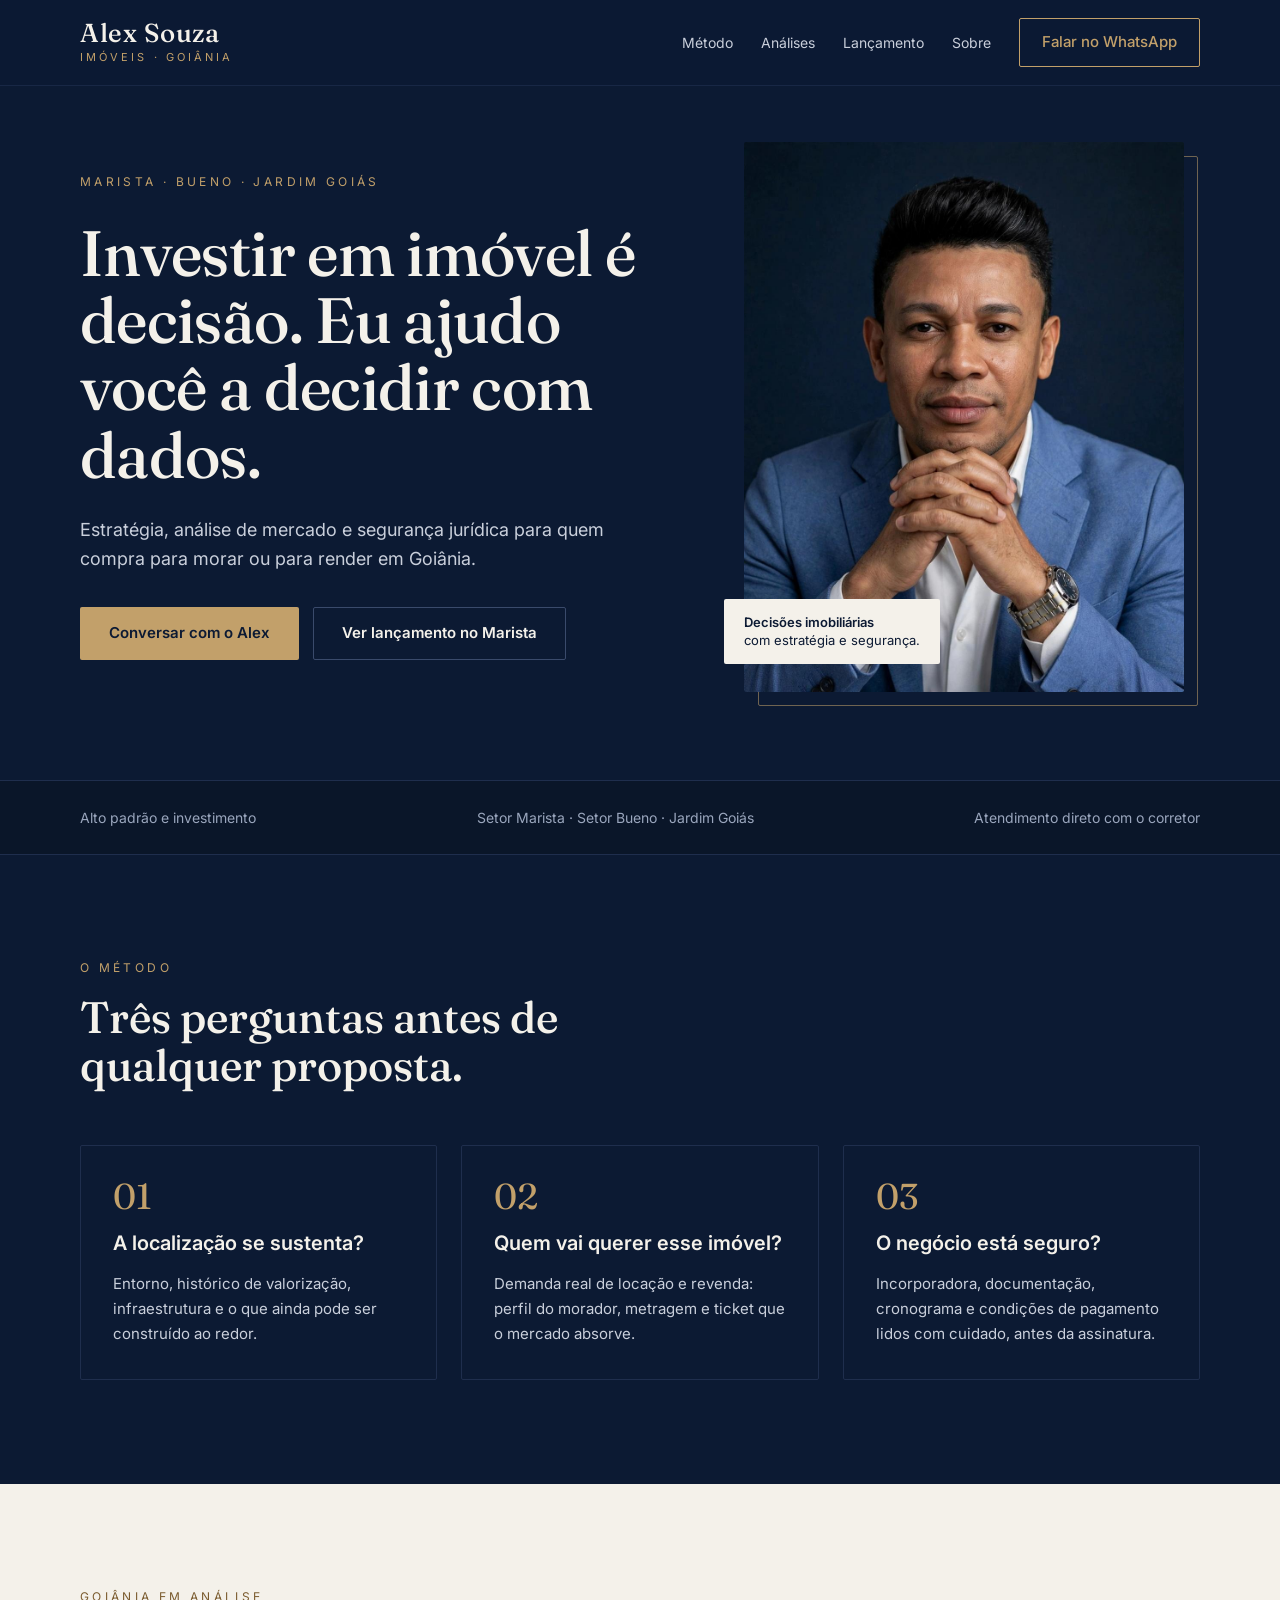
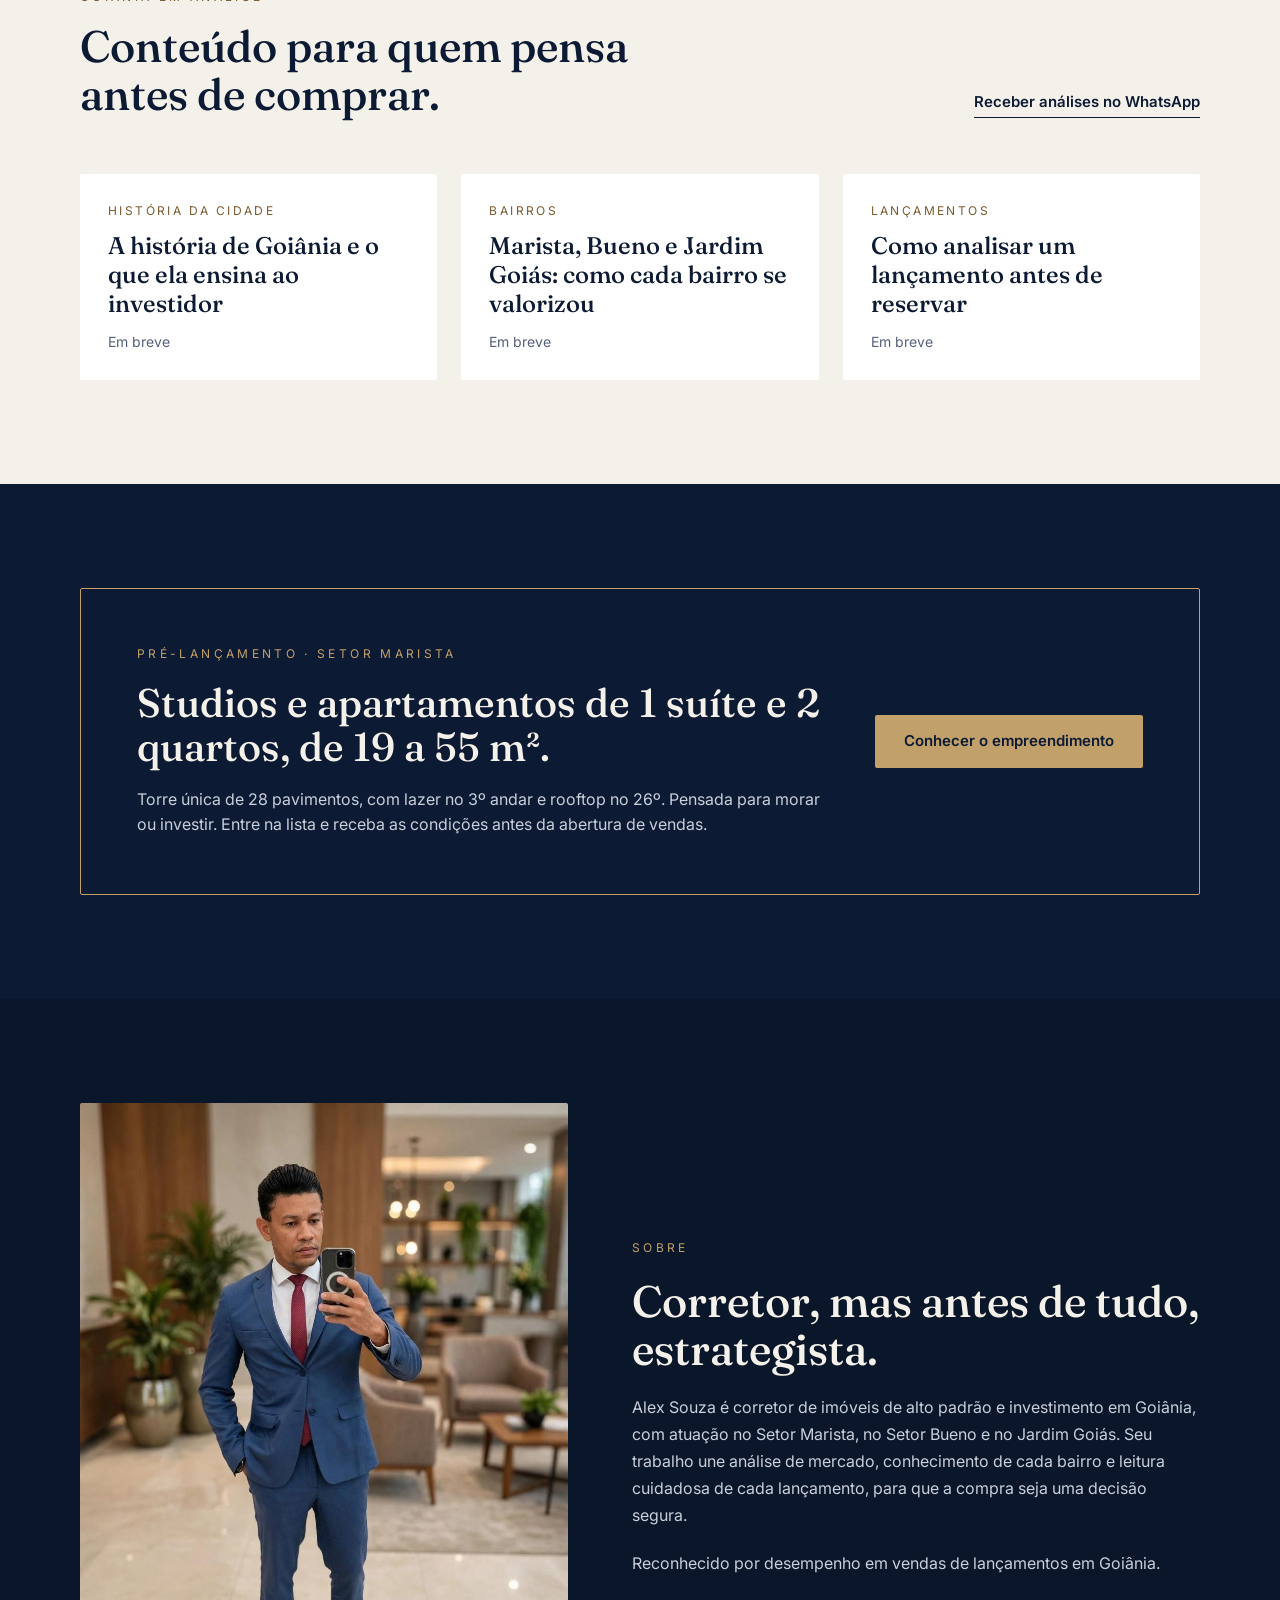
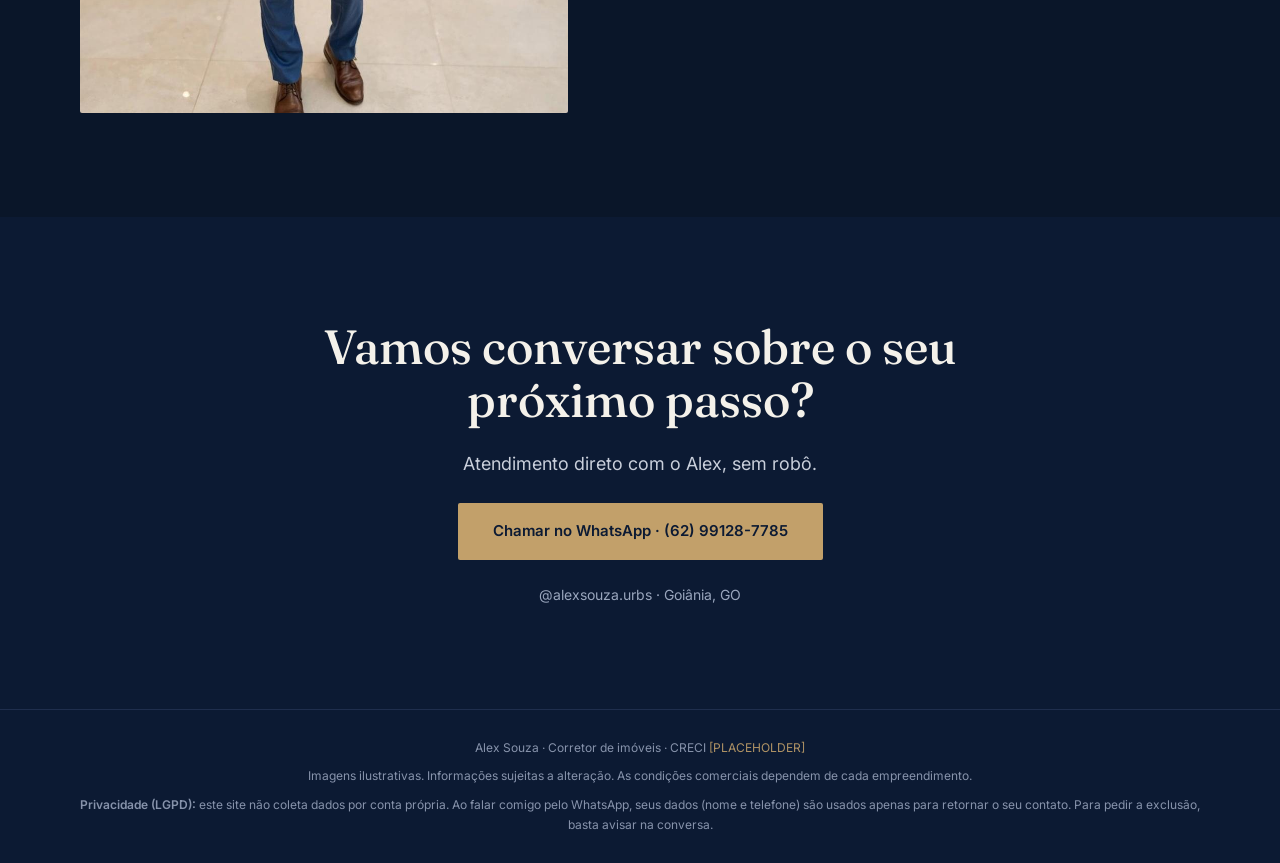
<file: _antigo/index.html>
<!doctype html>
<html lang="pt-BR">
<head>
<meta charset="utf-8">
<meta name="viewport" content="width=device-width, initial-scale=1">
<title>Alex Souza · Corretor de imóveis de alto padrão e investimento em Goiânia</title>
<meta name="description" content="Alex Souza, corretor de imóveis em Goiânia: estratégia, análise de mercado e segurança para comprar ou investir no Setor Marista, Setor Bueno e Jardim Goiás.">
<meta name="theme-color" content="#0C1A33">
<!-- DOMÍNIO: ainda não definido. Quando confirmado, descomente e ajuste:
<link rel="canonical" href="https://[DOMÍNIO]/">
<meta property="og:url" content="https://[DOMÍNIO]/">
<meta property="og:image" content="https://[DOMÍNIO]/assets/alex-retrato.jpg">
-->
<meta property="og:type" content="website">
<meta property="og:locale" content="pt_BR">
<meta property="og:title" content="Alex Souza · Imóveis em Goiânia">
<meta property="og:description" content="Decisões imobiliárias com estratégia e segurança. Marista, Bueno e Jardim Goiás.">

<link rel="preconnect" href="https://fonts.googleapis.com">
<link rel="preconnect" href="https://fonts.gstatic.com" crossorigin>
<link href="https://fonts.googleapis.com/css2?family=Fraunces:opsz,wght@9..144,400;9..144,500;9..144,600&family=Inter:wght@400;500;600&display=swap" rel="stylesheet">
<link rel="stylesheet" href="css/style.css">

<script type="application/ld+json">
{
  "@context": "https://schema.org",
  "@type": "RealEstateAgent",
  "name": "Alex Souza",
  "description": "Corretor de imóveis de alto padrão e investimento em Goiânia.",
  "telephone": "+55-62-99128-7785",
  "areaServed": ["Setor Marista", "Setor Bueno", "Jardim Goiás", "Goiânia"],
  "address": { "@type": "PostalAddress", "addressLocality": "Goiânia", "addressRegion": "GO", "addressCountry": "BR" },
  "sameAs": ["https://www.instagram.com/alexsouza.urbs"]
}
</script>
</head>
<body id="topo">
<a class="skip" href="#conteudo">Ir para o conteúdo</a>

<header class="top">
  <div class="wrap">
    <a class="brand" href="#topo" aria-label="Alex Souza, início">
      <b>Alex Souza</b>
      <span>Imóveis · Goiânia</span>
    </a>
    <nav class="nav" aria-label="Principal">
      <a href="#metodo">Método</a>
      <a href="#analises">Análises</a>
      <a href="#lancamento">Lançamento</a>
      <a href="#sobre">Sobre</a>
      <a class="btn btn-ghost" href="https://wa.me/5562991287785?text=Ol%C3%A1%2C%20Alex!%20Vim%20pelo%20seu%20site%20e%20gostaria%20de%20conversar%20sobre%20im%C3%B3veis%20em%20Goi%C3%A2nia." target="_blank" rel="noopener">Falar no WhatsApp</a>
    </nav>
  </div>
</header>

<main id="conteudo">

  <!-- HERO -->
  <section class="wrap hero" aria-labelledby="titulo-hero">
    <div class="hero-copy">
      <span class="eyebrow">Marista · Bueno · Jardim Goiás</span>
      <!-- Frase de posicionamento a confirmar com o Alex (opções na Identidade v1). -->
      <h1 class="h1" id="titulo-hero">Investir em imóvel é decisão. Eu ajudo você a decidir com dados.</h1>
      <p class="lead">Estratégia, análise de mercado e segurança jurídica para quem compra para morar ou para render em Goiânia.</p>
      <div class="cta-row">
        <a class="btn btn-solid" href="https://wa.me/5562991287785?text=Ol%C3%A1%2C%20Alex!%20Vim%20pelo%20seu%20site%20e%20gostaria%20de%20conversar%20sobre%20im%C3%B3veis%20em%20Goi%C3%A2nia." target="_blank" rel="noopener">Conversar com o Alex</a>
        <a class="btn btn-line" href="#lancamento">Ver lançamento no Marista</a>
      </div>
    </div>
    <div class="hero-media">
      <div class="portrait">
        <img src="assets/alex-retrato.jpg" width="1026" height="1280" alt="Retrato de Alex Souza, corretor de imóveis em Goiânia">
        <div class="portrait-tag"><b>Decisões imobiliárias</b><br>com estratégia e segurança.</div>
      </div>
    </div>
  </section>

  <!-- FAIXA (preencher com números reais quando o Alex confirmar: anos de mercado, atendimentos, empreendimentos) -->
  <div class="band" role="list" aria-label="Áreas de atuação">
    <div class="wrap">
      <span role="listitem">Alto padrão e investimento</span>
      <span role="listitem">Setor Marista · Setor Bueno · Jardim Goiás</span>
      <span role="listitem">Atendimento direto com o corretor</span>
    </div>
  </div>

  <!-- MÉTODO -->
  <section id="metodo" class="wrap section" aria-labelledby="titulo-metodo">
    <div class="stack" style="gap:16px;max-width:640px">
      <span class="eyebrow">O método</span>
      <h2 class="h2" id="titulo-metodo">Três perguntas antes de qualquer proposta.</h2>
    </div>
    <div class="grid grid-3" style="margin-top:56px">
      <article class="card">
        <span class="num">01</span>
        <h3>A localização se sustenta?</h3>
        <p>Entorno, histórico de valorização, infraestrutura e o que ainda pode ser construído ao redor.</p>
      </article>
      <article class="card">
        <span class="num">02</span>
        <h3>Quem vai querer esse imóvel?</h3>
        <p>Demanda real de locação e revenda: perfil do morador, metragem e ticket que o mercado absorve.</p>
      </article>
      <article class="card">
        <span class="num">03</span>
        <h3>O negócio está seguro?</h3>
        <p>Incorporadora, documentação, cronograma e condições de pagamento lidos com cuidado, antes da assinatura.</p>
      </article>
    </div>
  </section>

  <!-- ANÁLISES -->
  <section id="analises" class="light" aria-labelledby="titulo-analises">
    <div class="wrap section">
      <div style="display:flex;flex-wrap:wrap;justify-content:space-between;align-items:flex-end;gap:24px">
        <div class="stack" style="gap:16px;max-width:620px">
          <span class="eyebrow">Goiânia em análise</span>
          <h2 class="h2" id="titulo-analises">Conteúdo para quem pensa antes de comprar.</h2>
        </div>
        <a class="link-u" href="https://wa.me/5562991287785?text=Ol%C3%A1%2C%20Alex!%20Quero%20receber%20suas%20an%C3%A1lises%20sobre%20o%20mercado%20imobili%C3%A1rio%20de%20Goi%C3%A2nia." target="_blank" rel="noopener">Receber análises no WhatsApp</a>
      </div>
      <!-- Cards em preparação (temas editoriais). Trocar por links reais (Instagram/artigos) quando houver conteúdo publicado. -->
      <div class="grid grid-3" style="margin-top:56px">
        <article class="tile">
          <span class="eyebrow">História da cidade</span>
          <h3>A história de Goiânia e o que ela ensina ao investidor</h3>
          <span class="soon">Em breve</span>
        </article>
        <article class="tile">
          <span class="eyebrow">Bairros</span>
          <h3>Marista, Bueno e Jardim Goiás: como cada bairro se valorizou</h3>
          <span class="soon">Em breve</span>
        </article>
        <article class="tile">
          <span class="eyebrow">Lançamentos</span>
          <h3>Como analisar um lançamento antes de reservar</h3>
          <span class="soon">Em breve</span>
        </article>
      </div>
    </div>
  </section>

  <!-- DESTAQUE: CITY CODE RP -->
  <section id="lancamento" class="wrap section" aria-labelledby="titulo-lancamento">
    <div class="feature">
      <div class="feature-copy">
        <span class="eyebrow">Pré-lançamento · Setor Marista</span>
        <h2 id="titulo-lancamento">Studios e apartamentos de 1 suíte e 2 quartos, de 19 a 55 m².</h2>
        <p class="lead" style="font-size:16px">Torre única de 28 pavimentos, com lazer no 3º andar e rooftop no 26º. Pensada para morar ou investir. Entre na lista e receba as condições antes da abertura de vendas.</p>
      </div>
      <a class="btn btn-solid" href="city-code-ricardo-paranhos.html">Conhecer o empreendimento</a>
    </div>
  </section>

  <!-- SOBRE -->
  <section id="sobre" class="about" aria-labelledby="titulo-sobre">
    <div class="wrap section">
      <div style="display:flex;flex-wrap:wrap;gap:clamp(32px,6vw,64px);align-items:center">
        <div class="about-img">
          <img src="assets/alex-lobby.jpg" width="965" height="1206" loading="lazy" alt="Alex Souza no lobby de um empreendimento em Goiânia">
        </div>
        <div class="about-copy">
          <span class="eyebrow">Sobre</span>
          <h2 class="h2" id="titulo-sobre">Corretor, mas antes de tudo, estrategista.</h2>
          <!-- RASCUNHO: validar e personalizar com o Alex (trajetória, por que escolheu o alto padrão). -->
          <p>Alex Souza é corretor de imóveis de alto padrão e investimento em Goiânia, com atuação no Setor Marista, no Setor Bueno e no Jardim Goiás. Seu trabalho une análise de mercado, conhecimento de cada bairro e leitura cuidadosa de cada lançamento, para que a compra seja uma decisão segura.</p>
          <!-- Detalhar prêmios (nome, ano) quando o Alex confirmar. -->
          <p>Reconhecido por desempenho em vendas de lançamentos em Goiânia.</p>
        </div>
      </div>
    </div>
  </section>

  <!-- CONTATO -->
  <section id="contato" class="wrap section" aria-labelledby="titulo-contato">
    <div class="closing">
      <h2 class="h2" id="titulo-contato">Vamos conversar sobre o seu próximo passo?</h2>
      <p class="lead">Atendimento direto com o Alex, sem robô.</p>
      <a class="btn btn-solid" style="padding:16px 34px" href="https://wa.me/5562991287785?text=Ol%C3%A1%2C%20Alex!%20Vim%20pelo%20seu%20site%20e%20gostaria%20de%20conversar%20sobre%20im%C3%B3veis%20em%20Goi%C3%A2nia." target="_blank" rel="noopener">Chamar no WhatsApp · (62) 99128-7785</a>
      <span class="small"><a href="https://www.instagram.com/alexsouza.urbs" target="_blank" rel="noopener">@alexsouza.urbs</a> · Goiânia, GO</span>
    </div>
  </section>
</main>

<footer class="foot">
  <div class="wrap">
    <p>Alex Souza · Corretor de imóveis · CRECI <span class="ph">[PLACEHOLDER]</span></p>
    <p>Imagens ilustrativas. Informações sujeitas a alteração. As condições comerciais dependem de cada empreendimento.</p>
    <p><b style="font-weight:600">Privacidade (LGPD):</b> este site não coleta dados por conta própria. Ao falar comigo pelo WhatsApp, seus dados (nome e telefone) são usados apenas para retornar o seu contato. Para pedir a exclusão, basta avisar na conversa.</p>
  </div>
</footer>

</body>
</html>
</file>
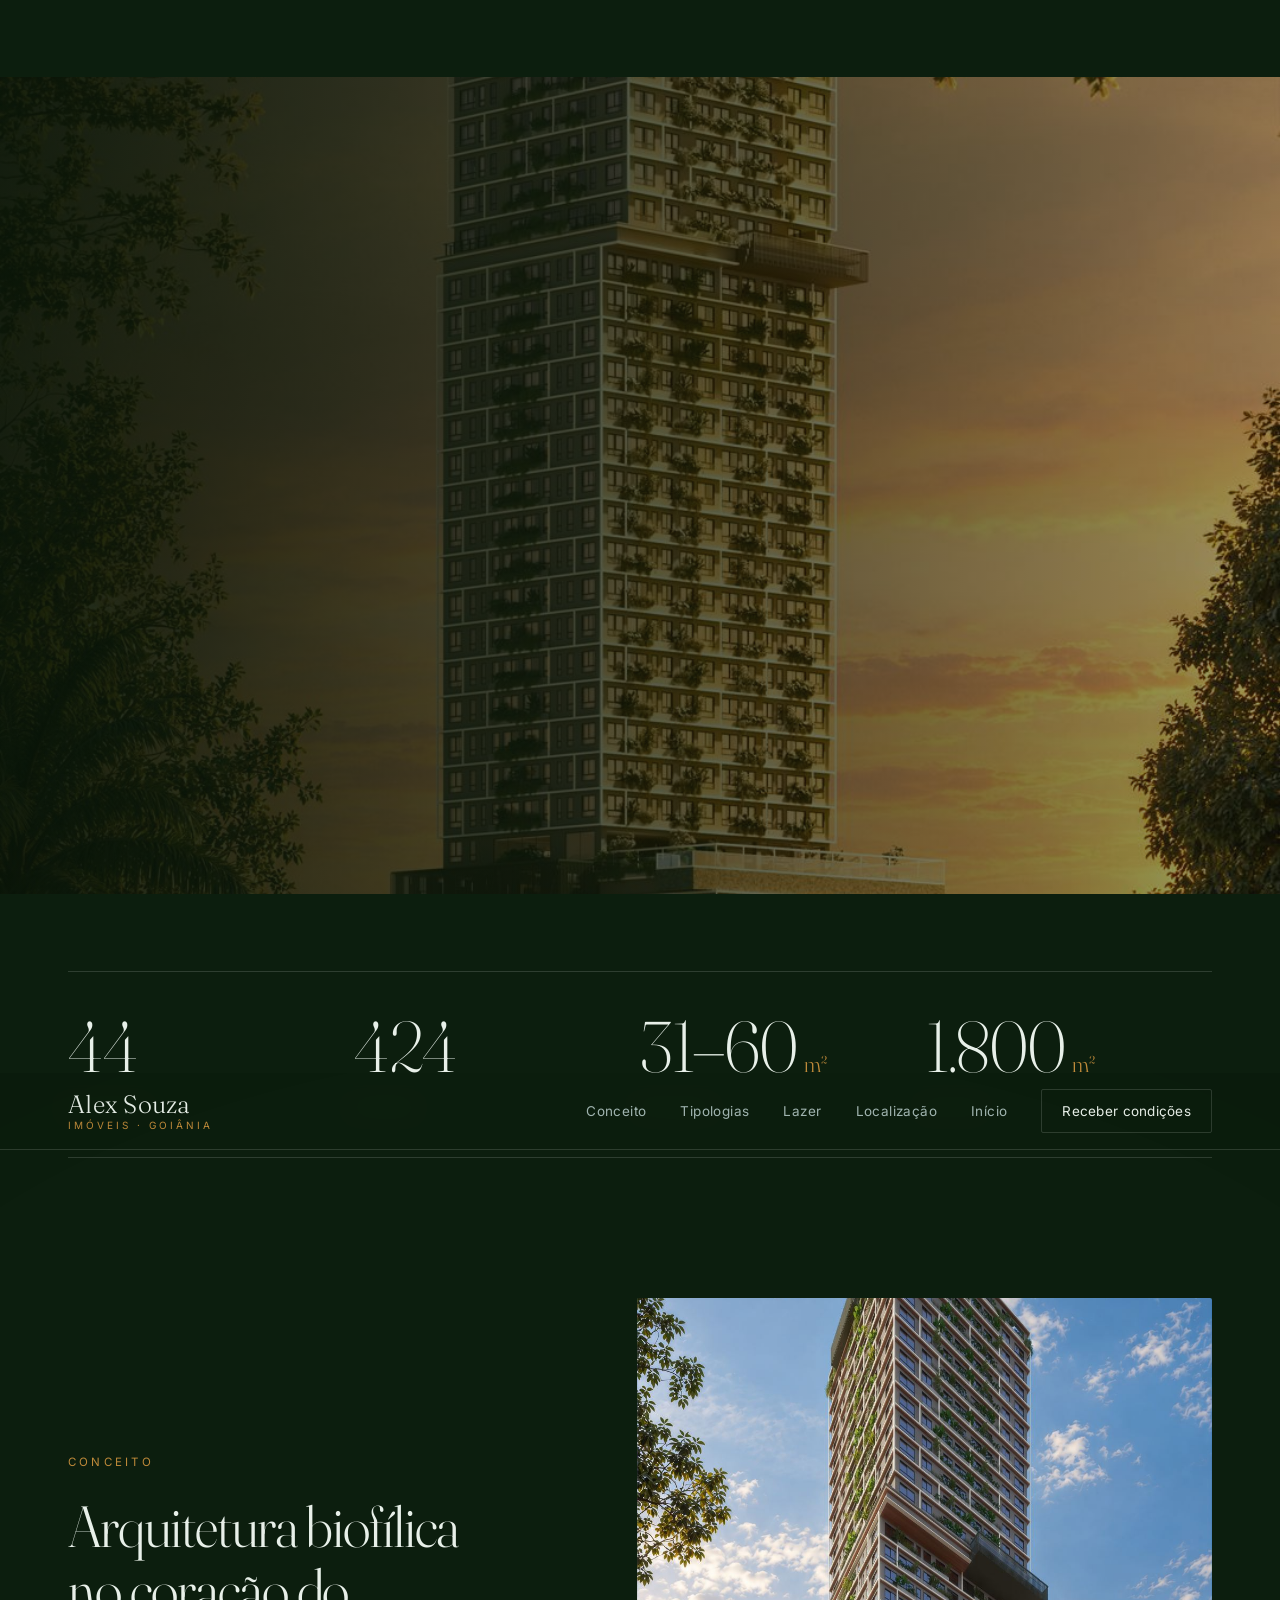
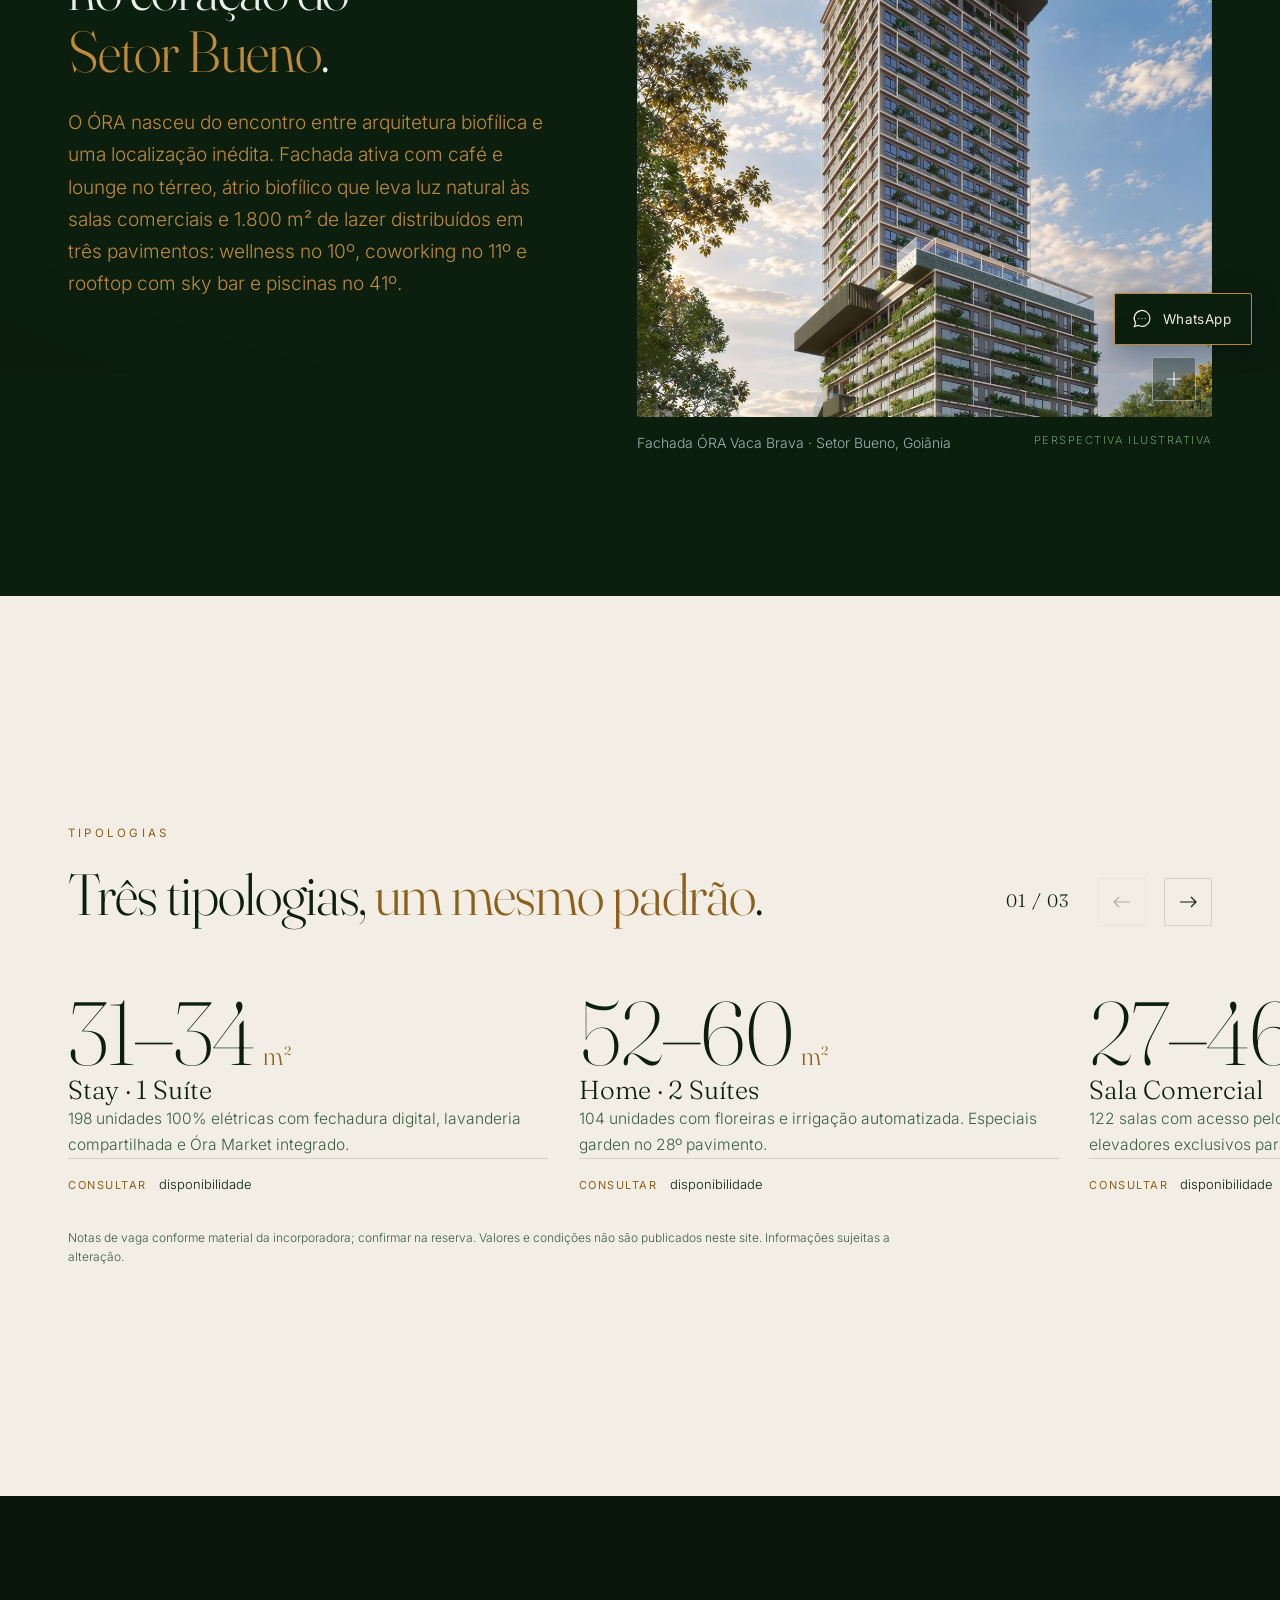
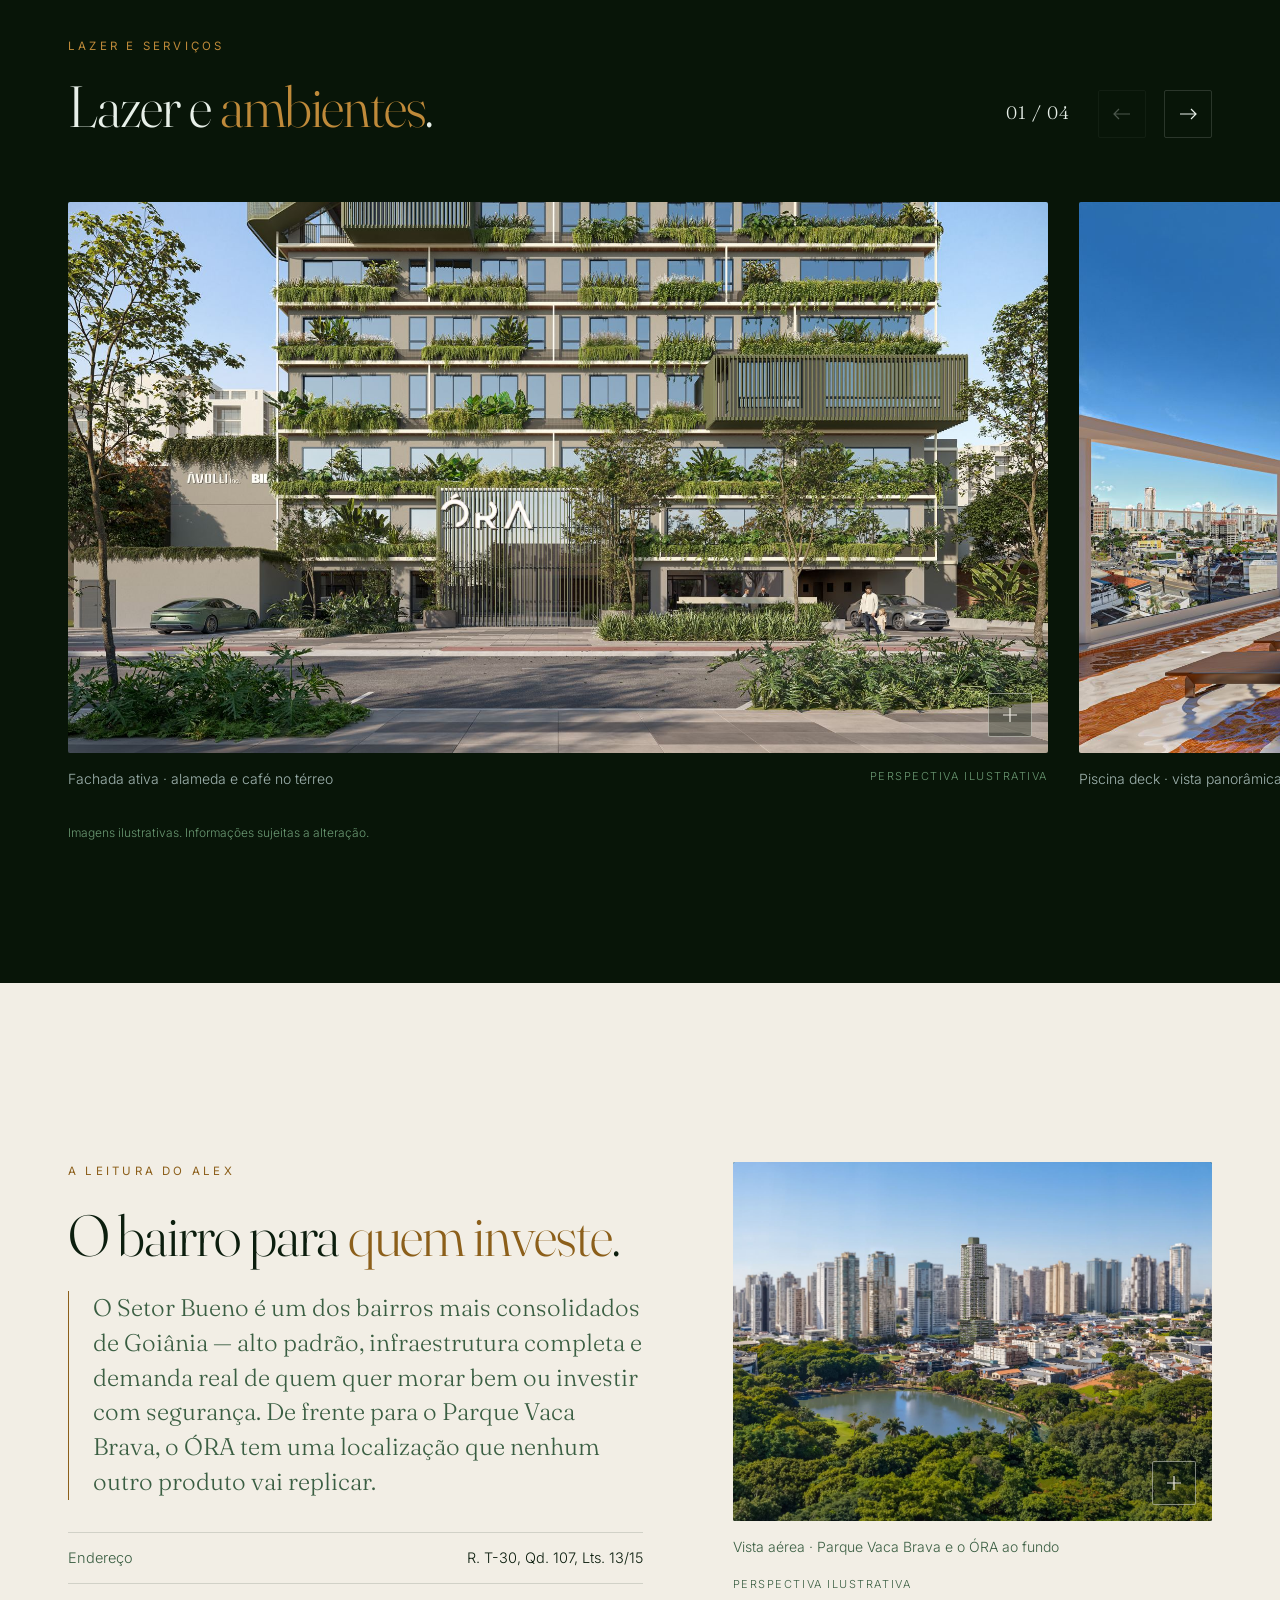
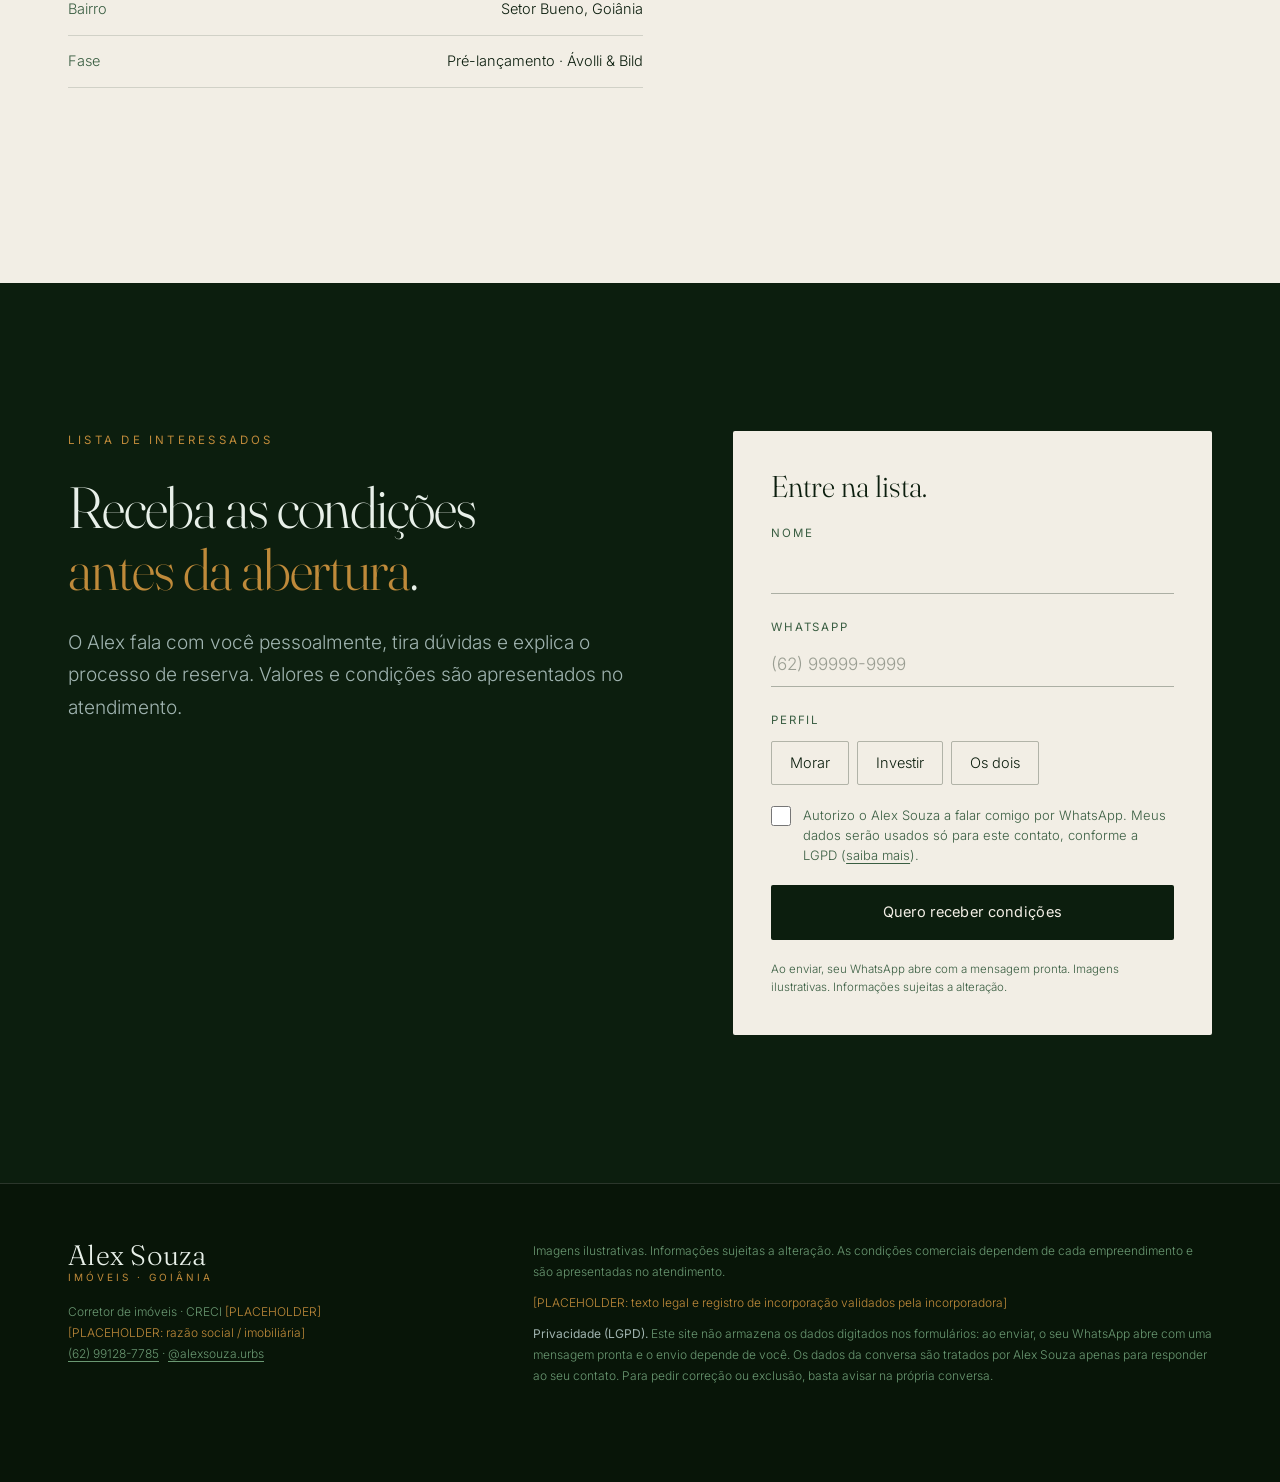
<file: ora-vaca-brava/index.html>
<!doctype html>
<html lang="pt-BR">
<head>
<meta charset="utf-8">
<meta name="viewport" content="width=device-width, initial-scale=1">
<title>ÓRA Vaca Brava · Setor Bueno | Alex Souza</title>
<meta name="description" content="Página em preparação.">
<meta name="robots" content="noindex, nofollow">
<meta name="theme-color" content="#0C1E0E">
<link rel="icon" href="../favicon.svg" type="image/svg+xml">
<!-- DOMÍNIO ainda não definido. Quando confirmado, descomente e troque [DOMÍNIO]:
<link rel="canonical" href="https://[DOMÍNIO]/ora-vaca-brava">
<meta property="og:url" content="https://[DOMÍNIO]/ora-vaca-brava">
<meta property="og:image" content="https://[DOMÍNIO]/assets/img/alex-hero.jpg">
-->
<meta property="og:type" content="website">
<meta property="og:locale" content="pt_BR">
<meta property="og:site_name" content="Alex Souza · Imóveis">
<meta property="og:title" content="ÓRA Vaca Brava | Alex Souza (página em preparação)">
<meta property="og:description" content="Página em preparação.">
<link rel="preload" href="../assets/fonts/fraunces.woff2" as="font" type="font/woff2" crossorigin>
<link rel="preload" href="../assets/fonts/inter.woff2" as="font" type="font/woff2" crossorigin>
<link rel="stylesheet" href="../assets/css/style.css?v=7">
<script>document.documentElement.className += ' js';</script>
<!-- GA4 / Meta Pixel: preencher os IDs e descomentar quando existirem.
     GA4_ID = "[PLACEHOLDER]"   META_PIXEL_ID = "[PLACEHOLDER]"
     (ao ativar, atualizar o aviso de privacidade e incluir consentimento de cookies) -->
</head>
<body id="topo">
<a class="skip" href="#conteudo">Ir para o conteúdo</a>
<header class="top">
  <div class="wrap">
    <a class="brand" href="../index.html" aria-label="Alex Souza, página inicial"><b>Alex Souza</b><span>Imóveis · Goiânia</span></a>
    <button class="menu-btn" type="button" aria-expanded="false" aria-controls="nav">Menu</button>
    <nav class="nav" id="nav" aria-label="Principal"><a href="#conceito">Conceito</a><a href="#tipologias">Tipologias</a><a href="#lazer">Lazer</a><a href="#localizacao">Localização</a><a href="../index.html">Início</a><a class="btn btn-line btn-sm" href="#lista">Receber condições</a></nav>
  </div>
</header>
<main id="conteudo">
  <!-- PÁGINA-MODELO: noindex e fora do sitemap até o Alex confirmar dados e autorização da incorporadora. -->
  <!-- HERO — imagem de fundo: preencher data-src quando houver autorização da incorporadora (sem logos). -->
  <section class="dhero" aria-labelledby="h-hero">
    <div class="shot" data-src="../assets/img/ora-hero.jpg" data-alt="ÓRA Vaca Brava ao entardecer visto do Parque Vaca Brava"></div>
    <div class="wrap">
      <div class="dhero-copy" data-reveal>
        <span class="eyebrow">Pré-lançamento · Setor Bueno, Goiânia</span>
        <h1 class="display" id="h-hero">ÓRA Vaca Brava. <em>O parque como vizinho.</em></h1>
        <p class="lead">Torre de 44 pavimentos com jardins verticais e fachada ativa, de frente para o Parque Vaca Brava. Setor Bueno — um dos endereços mais consolidados de Goiânia, agora com um produto sem precedente na região.</p>
        <a class="more" href="#tipologias">Ver tipologias<svg width="18" height="12" viewBox="0 0 18 12" fill="none" stroke="currentColor" stroke-width="1.2" aria-hidden="true"><path d="M1 6h16M12 1l5 5-5 5"/></svg></a>
      </div>
      <div class="card" id="lista" data-reveal>
      <form class="form" id="form-hero" data-lead data-empreendimento="ÓRA Vaca Brava" novalidate>
        <p class="form-title">Receba as condições antes da abertura.</p>
        <label class="field">Nome
          <input type="text" name="nome" autocomplete="name" required>
          <span class="err" data-err="nome" role="alert"></span>
        </label>
        <label class="field">WhatsApp
          <input type="tel" name="whatsapp" autocomplete="tel-national" inputmode="numeric" placeholder="(62) 99999-9999" required>
          <span class="err" data-err="whatsapp" role="alert"></span>
        </label>
        <fieldset>
          <legend>Perfil</legend>
          <div class="chips">
            <label><input type="radio" name="perfil" value="morar"><span>Morar</span></label>
            <label><input type="radio" name="perfil" value="investir"><span>Investir</span></label>
            <label><input type="radio" name="perfil" value="morar e investir"><span>Os dois</span></label>
          </div>
        </fieldset>
        <div>
          <label class="consent"><input type="checkbox" name="consentimento"><span>Autorizo o Alex Souza a falar comigo por WhatsApp. Meus dados serão usados só para este contato, conforme a LGPD (<a href="#privacidade">saiba mais</a>).</span></label>
          <span class="err" data-err="consentimento" role="alert"></span>
        </div>
        <button class="btn btn-navy" type="submit">Quero receber condições</button>
        <p class="fine">Ao enviar, seu WhatsApp abre com a mensagem pronta. Imagens ilustrativas. Informações sujeitas a alteração.</p>
        <noscript><p class="fine"><a href="https://wa.me/5562991287785?text=Ol%C3%A1%2C%20Alex%21%20Vim%20pelo%20seu%20site%20e%20gostaria%20de%20conversar%20sobre%20im%C3%B3veis%20em%20Goi%C3%A2nia.">Chamar o Alex direto no WhatsApp</a>.</p></noscript>
      </form>
      </div>
    </div>
  </section>

  <!-- NÚMEROS -->
  <section class="wrap" aria-label="Números do empreendimento" style="padding-top:clamp(40px,6vw,80px)">
    <div class="nums" data-reveal><div class="num"><b>44</b><span>pavimentos</span></div><div class="num"><b>424</b><span>unidades</span></div><div class="num"><b>31–60<small>m²</small></b><span>metragens</span></div><div class="num"><b>1.800<small>m²</small></b><span>de lazer</span></div></div>
  </section>

  <!-- CONCEITO -->
  <section id="conceito" class="sec" aria-labelledby="h-conceito">
    <div class="wrap split">
      <div class="split-copy" data-reveal>
        <span class="eyebrow">Conceito</span>
        <h2 class="title" id="h-conceito">Arquitetura biofílica no coração do <em>Setor Bueno</em>.</h2>
        <p class="lead"><span class="ph">O ÓRA nasceu do encontro entre arquitetura biofílica e uma localização inédita. Fachada ativa com café e lounge no térreo, átrio biofílico que leva luz natural às salas comerciais e 1.800 m² de lazer distribuídos em três pavimentos: wellness no 10º, coworking no 11º e rooftop com sky bar e piscinas no 41º.</span></p>
      </div>
      <figure data-reveal data-lb data-caption="Fachada ÓRA Vaca Brava · Setor Bueno, Goiânia">
        <div class="shot r-4x5" data-src="../assets/img/ora-fachada.jpg" data-alt="Fachada do ÓRA Vaca Brava com jardins verticais, Setor Bueno, Goiânia"><button class="plus" type="button" aria-label="Ampliar imagem: Fachada ÓRA Vaca Brava"><svg width="16" height="16" viewBox="0 0 16 16" fill="none" stroke="currentColor" stroke-width="1.2" aria-hidden="true"><path d="M8 1v14M1 8h14"/></svg></button></div>
        <figcaption class="cap"><span>Fachada ÓRA Vaca Brava · Setor Bueno, Goiânia</span><small>Perspectiva ilustrativa</small></figcaption>
      </figure>
    </div>
  </section>

  <!-- TIPOLOGIAS -->
  <section id="tipologias" class="sec on-light" aria-labelledby="h-tipo">
    <div data-carousel aria-roledescription="carrossel" aria-label="Tipologias">
      <div class="wrap car-head" data-reveal>
        <div class="head"><span class="eyebrow">Tipologias</span><h2 class="title" id="h-tipo">Três tipologias, <em>um mesmo padrão</em>.</h2></div>
        <div class="car-ui">
        <span class="count" aria-live="polite">01 / 01</span>
        <button class="arrow" type="button" data-prev aria-label="Anterior: tipologia"><svg width="18" height="12" viewBox="0 0 18 12" fill="none" stroke="currentColor" stroke-width="1.2" aria-hidden="true"><path d="M17 6H1M6 1L1 6l5 5"/></svg></button>
        <button class="arrow" type="button" data-next aria-label="Próximo: tipologia"><svg width="18" height="12" viewBox="0 0 18 12" fill="none" stroke="currentColor" stroke-width="1.2" aria-hidden="true"><path d="M1 6h16M12 1l5 5-5 5"/></svg></button>
      </div>
      </div>
      <div class="track" tabindex="0" data-reveal><article class="slide unit"><p class="m">31–34<small>m²</small></p><h3>Stay · 1 Suíte</h3><p>198 unidades 100% elétricas com fechadura digital, lavanderia compartilhada e Óra Market integrado.</p><p class="vaga"><b>Consultar</b> disponibilidade</p></article><article class="slide unit"><p class="m">52–60<small>m²</small></p><h3>Home · 2 Suítes</h3><p>104 unidades com floreiras e irrigação automatizada. Especiais garden no 28º pavimento.</p><p class="vaga"><b>Consultar</b> disponibilidade</p></article><article class="slide unit"><p class="m">27–46<small>m²</small></p><h3>Sala Comercial</h3><p>122 salas com acesso pelo átrio biofílico panorâmico e 3 elevadores exclusivos para o módulo comercial.</p><p class="vaga"><b>Consultar</b> disponibilidade</p></article></div>
    </div>
    <div class="wrap"><p class="note" style="margin-top:32px">Notas de vaga conforme material da incorporadora; confirmar na reserva. Valores e condições não são publicados neste site. Informações sujeitas a alteração.</p></div>
  </section>

  <!-- LAZER (galeria com lightbox) -->
  <section id="lazer" class="sec deep" aria-labelledby="h-lazer">
    <div data-carousel data-gallery aria-roledescription="carrossel" aria-label="Galeria de ambientes">
      <div class="wrap car-head" data-reveal>
        <div class="head"><span class="eyebrow">Lazer e serviços</span><h2 class="title" id="h-lazer">Lazer e <em>ambientes</em>.</h2></div>
        <div class="car-ui">
        <span class="count" aria-live="polite">01 / 01</span>
        <button class="arrow" type="button" data-prev aria-label="Anterior: ambiente"><svg width="18" height="12" viewBox="0 0 18 12" fill="none" stroke="currentColor" stroke-width="1.2" aria-hidden="true"><path d="M17 6H1M6 1L1 6l5 5"/></svg></button>
        <button class="arrow" type="button" data-next aria-label="Próximo: ambiente"><svg width="18" height="12" viewBox="0 0 18 12" fill="none" stroke="currentColor" stroke-width="1.2" aria-hidden="true"><path d="M1 6h16M12 1l5 5-5 5"/></svg></button>
      </div>
      </div>
      <div class="track" tabindex="0" data-reveal><figure class="slide gal" data-lb data-caption="Fachada ativa com alameda arborizada e café no térreo">
          <div class="shot r-16x9" data-src="../assets/img/ora-fachada-ativa.jpg" data-alt="Fachada ativa do ÓRA Vaca Brava com alameda arborizada e café no térreo"><button class="plus" type="button" aria-label="Ampliar imagem: Fachada ativa ÓRA"><svg width="16" height="16" viewBox="0 0 16 16" fill="none" stroke="currentColor" stroke-width="1.2" aria-hidden="true"><path d="M8 1v14M1 8h14"/></svg></button></div>
          <figcaption class="cap"><span>Fachada ativa · alameda e café no térreo</span><small>Perspectiva ilustrativa</small></figcaption>
        </figure><figure class="slide gal" data-lb data-caption="Piscina deck com vista panorâmica da cidade — 10º pavimento">
          <div class="shot r-16x9" data-src="../assets/img/ora-piscina.jpg" data-alt="Piscina deck com vista para Goiânia no 10º pavimento do ÓRA"><button class="plus" type="button" aria-label="Ampliar imagem: Piscina ÓRA"><svg width="16" height="16" viewBox="0 0 16 16" fill="none" stroke="currentColor" stroke-width="1.2" aria-hidden="true"><path d="M8 1v14M1 8h14"/></svg></button></div>
          <figcaption class="cap"><span>Piscina deck · vista panorâmica da cidade</span><small>Perspectiva ilustrativa</small></figcaption>
        </figure><figure class="slide gal" data-lb data-caption="Lobby com recepção, café integrado e jardim vertical">
          <div class="shot r-16x9" data-src="../assets/img/ora-lobby.jpg" data-alt="Lobby do ÓRA Vaca Brava com recepção, café e jardim vertical"><button class="plus" type="button" aria-label="Ampliar imagem: Lobby ÓRA"><svg width="16" height="16" viewBox="0 0 16 16" fill="none" stroke="currentColor" stroke-width="1.2" aria-hidden="true"><path d="M8 1v14M1 8h14"/></svg></button></div>
          <figcaption class="cap"><span>Lobby · recepção, café e jardim vertical</span><small>Perspectiva ilustrativa</small></figcaption>
        </figure><figure class="slide gal" data-lb data-caption="Sky Bar no 41º pavimento com vista 360° de Goiânia">
          <div class="shot r-16x9" data-src="../assets/img/ora-skybar.jpg" data-alt="Sky Bar no 41º pavimento do ÓRA com vista 360° de Goiânia"><button class="plus" type="button" aria-label="Ampliar imagem: Sky Bar ÓRA"><svg width="16" height="16" viewBox="0 0 16 16" fill="none" stroke="currentColor" stroke-width="1.2" aria-hidden="true"><path d="M8 1v14M1 8h14"/></svg></button></div>
          <figcaption class="cap"><span>Sky Bar · 41º pavimento, vista 360° de Goiânia</span><small>Perspectiva ilustrativa</small></figcaption>
        </figure></div>
    </div>
    <div class="wrap"><p class="note" style="margin-top:32px">Imagens ilustrativas. Informações sujeitas a alteração.</p></div>
  </section>

  <!-- LOCALIZAÇÃO / LEITURA DO ALEX -->
  <section id="localizacao" class="sec on-light" aria-labelledby="h-local">
    <div class="wrap place">
      <div class="place-copy" data-reveal>
        <span class="eyebrow">A leitura do Alex</span>
        <h2 class="title" id="h-local">O bairro para <em>quem investe</em>.</h2>
        <p class="quote">O Setor Bueno é um dos bairros mais consolidados de Goiânia — alto padrão, infraestrutura completa e demanda real de quem quer morar bem ou investir com segurança. De frente para o Parque Vaca Brava, o ÓRA tem uma localização que nenhum outro produto vai replicar.</p>
        <dl class="facts"><div><dt>Endereço</dt><dd>R. T-30, Qd. 107, Lts. 13/15</dd></div><div><dt>Bairro</dt><dd>Setor Bueno, Goiânia</dd></div><div><dt>Fase</dt><dd>Pré-lançamento · Ávolli &amp; Bild</dd></div></dl>
      </div>
      <figure data-reveal data-lb data-caption="Vista aérea · Parque Vaca Brava e o ÓRA ao fundo">
        <div class="shot r-4x3" data-src="../assets/img/ora-parque-aereo.jpg" data-alt="Vista aérea do Parque Vaca Brava com o ÓRA ao fundo, Setor Bueno, Goiânia"><button class="plus" type="button" aria-label="Ampliar imagem: Vista aérea Parque Vaca Brava"><svg width="16" height="16" viewBox="0 0 16 16" fill="none" stroke="currentColor" stroke-width="1.2" aria-hidden="true"><path d="M8 1v14M1 8h14"/></svg></button></div>
        <figcaption class="cap"><span>Vista aérea · Parque Vaca Brava e o ÓRA ao fundo</span><small>Perspectiva ilustrativa</small></figcaption>
      </figure>
    </div>
  </section>

  <!-- FORMULÁRIO FINAL -->
  <section class="sec" aria-labelledby="h-final">
    <div class="wrap contact">
      <div class="contact-copy" data-reveal>
        <span class="eyebrow">Lista de interessados</span>
        <h2 class="title" id="h-final">Receba as condições <em>antes da abertura</em>.</h2>
        <p class="lead">O Alex fala com você pessoalmente, tira dúvidas e explica o processo de reserva. Valores e condições são apresentados no atendimento.</p>
      </div>
      <div class="card" data-reveal>
      <form class="form" id="form-final" data-lead data-empreendimento="ÓRA Vaca Brava" novalidate>
        <p class="form-title">Entre na lista.</p>
        <label class="field">Nome
          <input type="text" name="nome" autocomplete="name" required>
          <span class="err" data-err="nome" role="alert"></span>
        </label>
        <label class="field">WhatsApp
          <input type="tel" name="whatsapp" autocomplete="tel-national" inputmode="numeric" placeholder="(62) 99999-9999" required>
          <span class="err" data-err="whatsapp" role="alert"></span>
        </label>
        <fieldset>
          <legend>Perfil</legend>
          <div class="chips">
            <label><input type="radio" name="perfil" value="morar"><span>Morar</span></label>
            <label><input type="radio" name="perfil" value="investir"><span>Investir</span></label>
            <label><input type="radio" name="perfil" value="morar e investir"><span>Os dois</span></label>
          </div>
        </fieldset>
        <div>
          <label class="consent"><input type="checkbox" name="consentimento"><span>Autorizo o Alex Souza a falar comigo por WhatsApp. Meus dados serão usados só para este contato, conforme a LGPD (<a href="#privacidade">saiba mais</a>).</span></label>
          <span class="err" data-err="consentimento" role="alert"></span>
        </div>
        <button class="btn btn-navy" type="submit">Quero receber condições</button>
        <p class="fine">Ao enviar, seu WhatsApp abre com a mensagem pronta. Imagens ilustrativas. Informações sujeitas a alteração.</p>
        <noscript><p class="fine"><a href="https://wa.me/5562991287785?text=Ol%C3%A1%2C%20Alex%21%20Vim%20pelo%20seu%20site%20e%20gostaria%20de%20conversar%20sobre%20im%C3%B3veis%20em%20Goi%C3%A2nia.">Chamar o Alex direto no WhatsApp</a>.</p></noscript>
      </form>
      </div>
    </div>
  </section>
</main>
<footer class="foot">
  <div class="wrap foot-grid">
    <div class="foot-id">
      <a class="brand" href="../index.html"><b>Alex Souza</b><span>Imóveis · Goiânia</span></a>
      <p>Corretor de imóveis · CRECI <span class="ph">[PLACEHOLDER]</span><br><span class="ph">[PLACEHOLDER: razão social / imobiliária]</span><br>
      <a href="https://wa.me/5562991287785?text=Ol%C3%A1%2C%20Alex%21%20Vim%20pelo%20seu%20site%20e%20gostaria%20de%20conversar%20sobre%20im%C3%B3veis%20em%20Goi%C3%A2nia." target="_blank" rel="noopener">(62) 99128-7785</a> · <a href="https://www.instagram.com/alexsouza.urbs" target="_blank" rel="noopener">@alexsouza.urbs</a></p>
    </div>
    <div>
      <p>Imagens ilustrativas. Informações sujeitas a alteração. As condições comerciais dependem de cada empreendimento e são apresentadas no atendimento.</p>
      <p><span class="ph">[PLACEHOLDER: texto legal e registro de incorporação validados pela incorporadora]</span></p>
      <p id="privacidade"><b style="font-weight:400;color:var(--on-dark-soft)">Privacidade (LGPD).</b> Este site não armazena os dados digitados nos formulários: ao enviar, o seu WhatsApp abre com uma mensagem pronta e o envio depende de você. Os dados da conversa são tratados por Alex Souza apenas para responder ao seu contato. Para pedir correção ou exclusão, basta avisar na própria conversa.</p>
    </div>
  </div>
</footer>
<a class="wa" href="https://wa.me/5562991287785?text=Ol%C3%A1%2C%20Alex%21%20Vim%20pelo%20seu%20site%20e%20gostaria%20de%20conversar%20sobre%20im%C3%B3veis%20em%20Goi%C3%A2nia." target="_blank" rel="noopener" aria-label="Falar com o Alex no WhatsApp"><svg width="22" height="22" viewBox="0 0 24 24" fill="none" stroke="currentColor" stroke-width="1.3" stroke-linecap="round" stroke-linejoin="round" aria-hidden="true"><path d="M20.5 11.5a8.5 8.5 0 0 1-12.6 7.4L3.5 20.5l1.6-4.3A8.5 8.5 0 1 1 20.5 11.5z"/><path d="M8.5 11.5h.01M12 11.5h.01M15.5 11.5h.01"/></svg><span>WhatsApp</span></a>
<script src="../assets/js/main.js" defer></script>
</body>
</html>
</file>
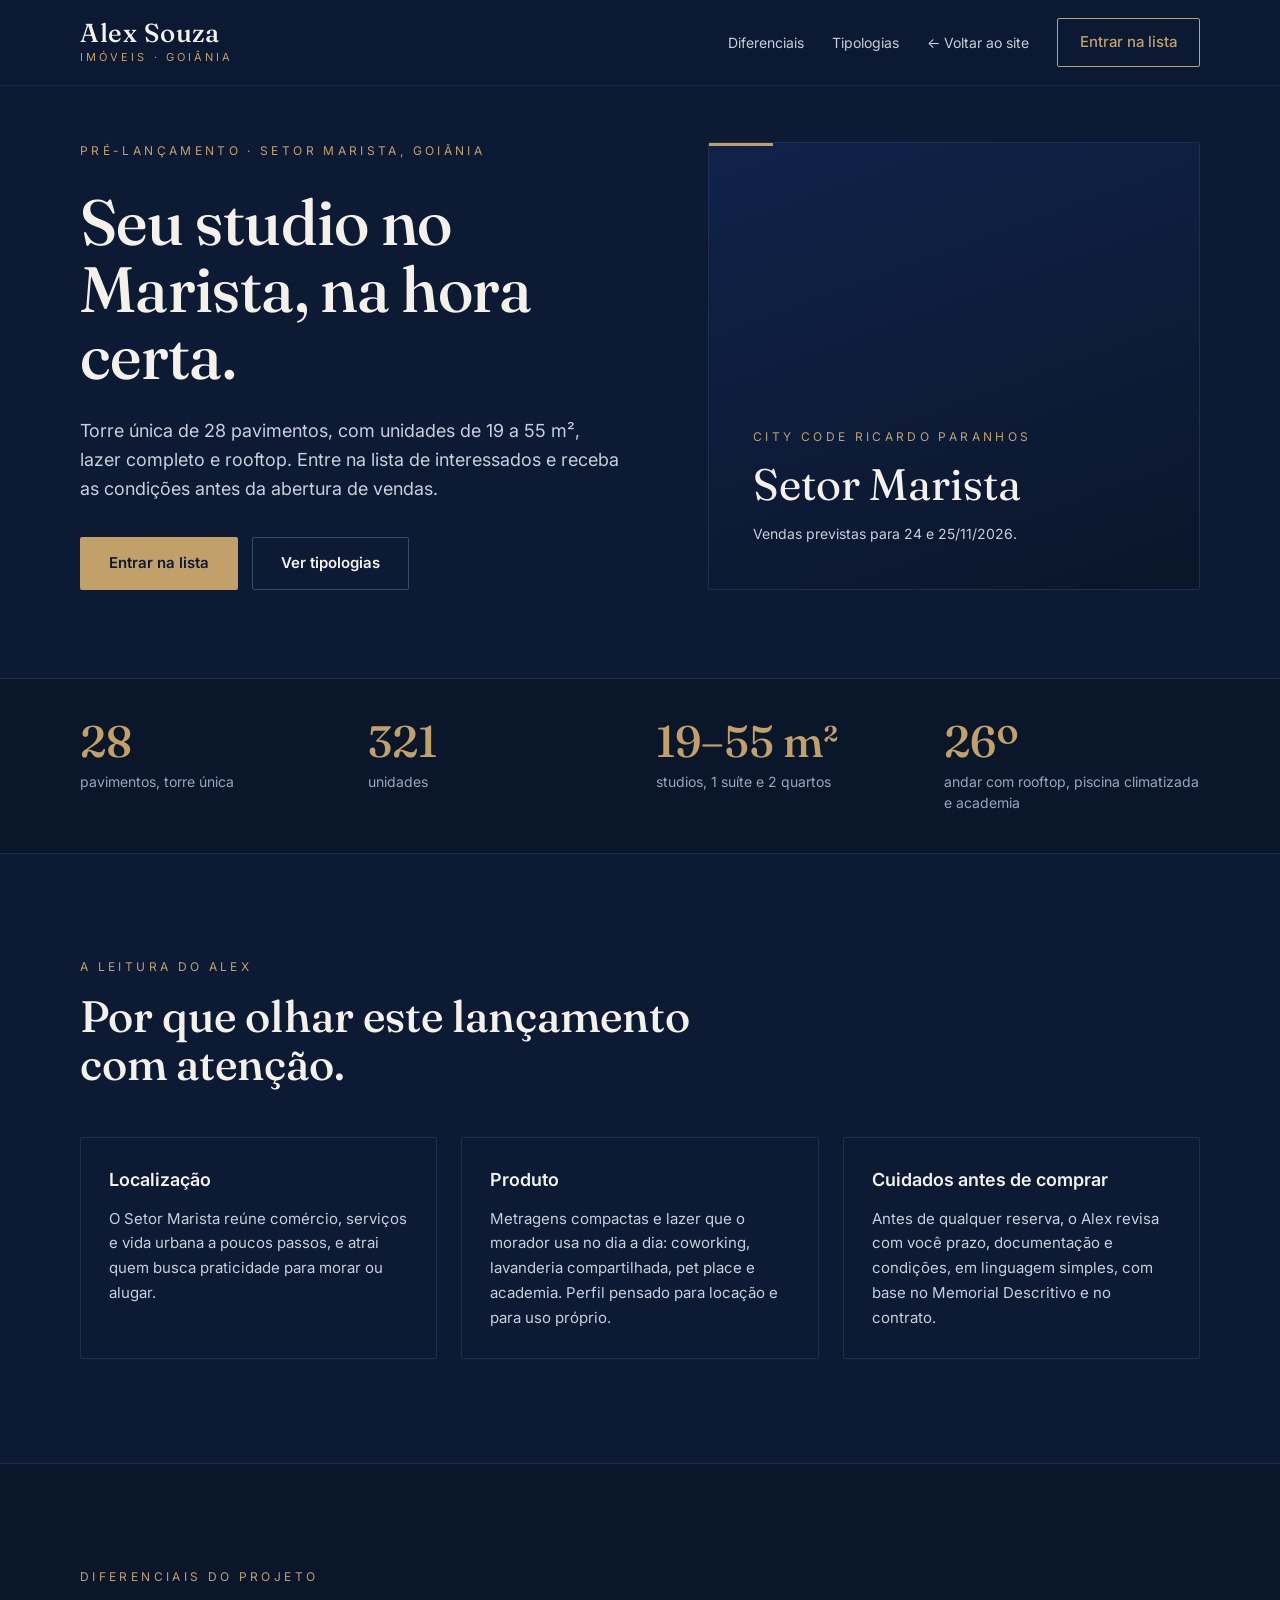
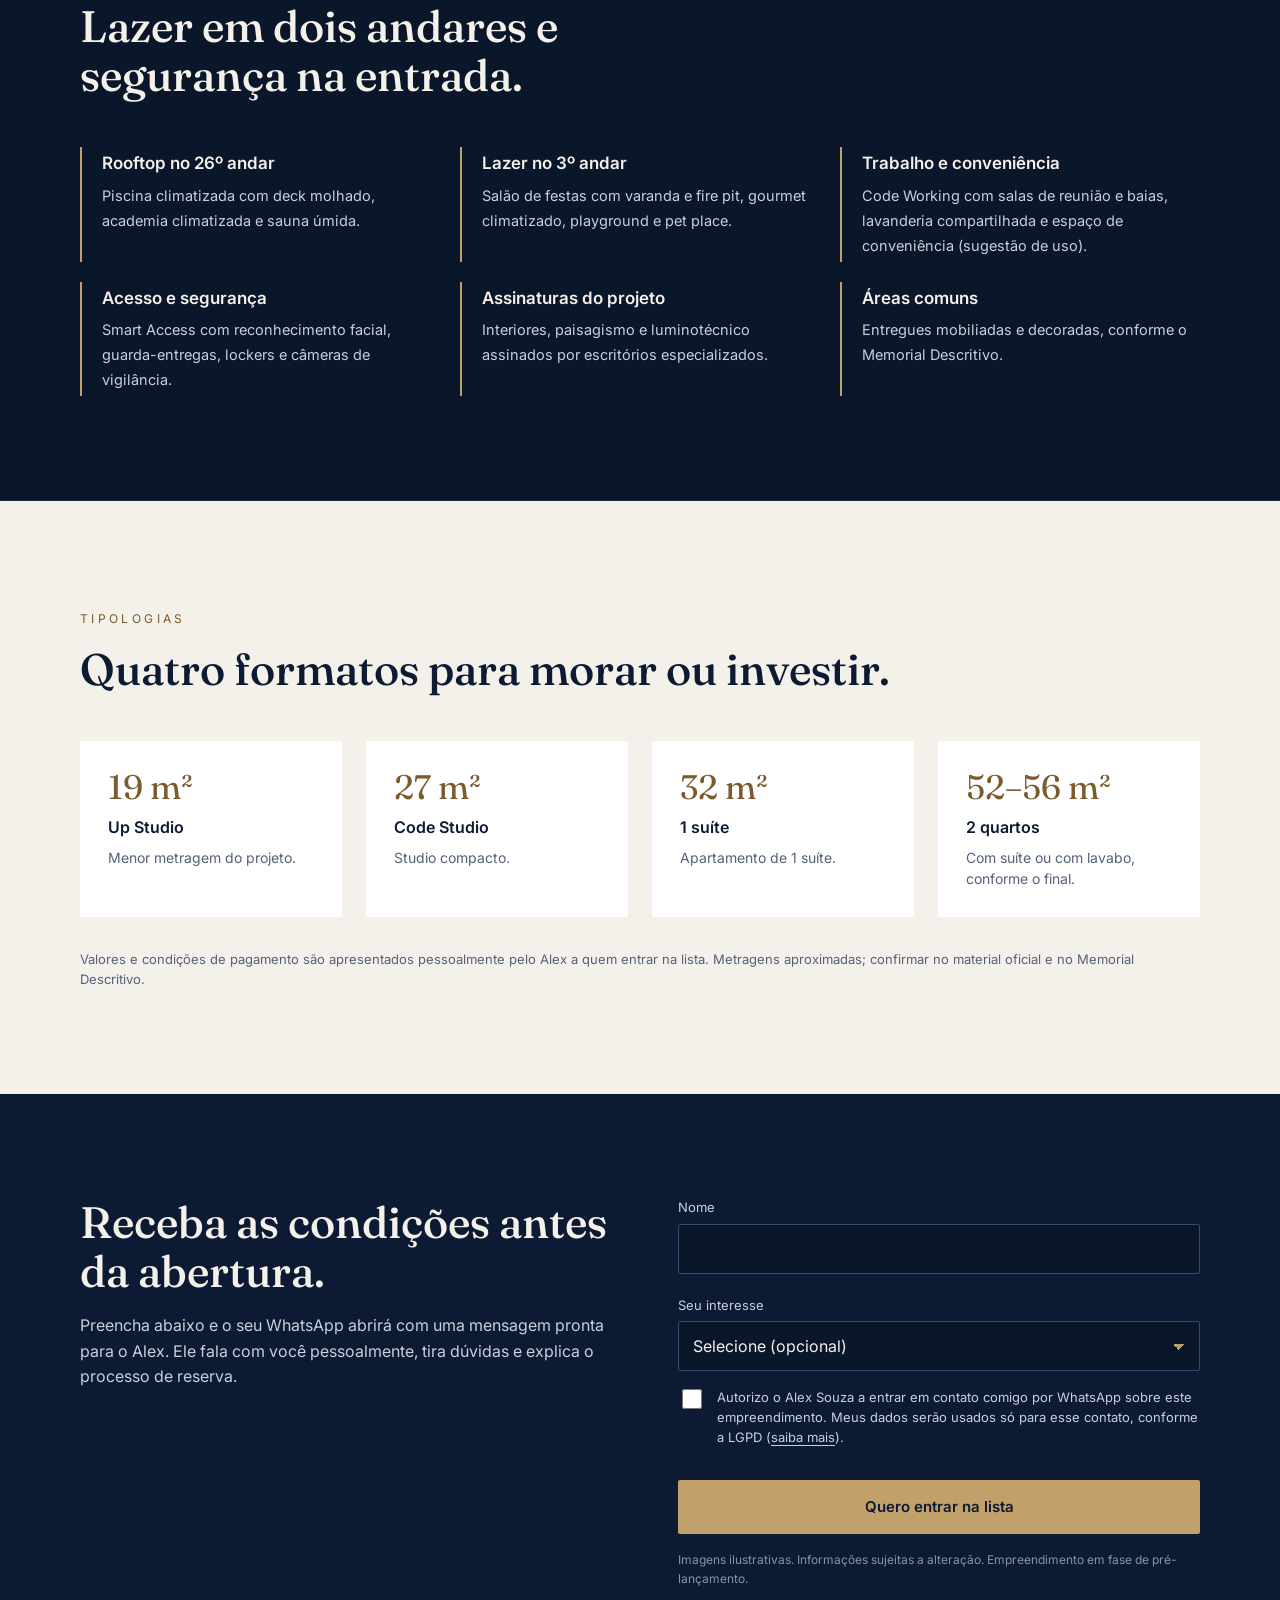
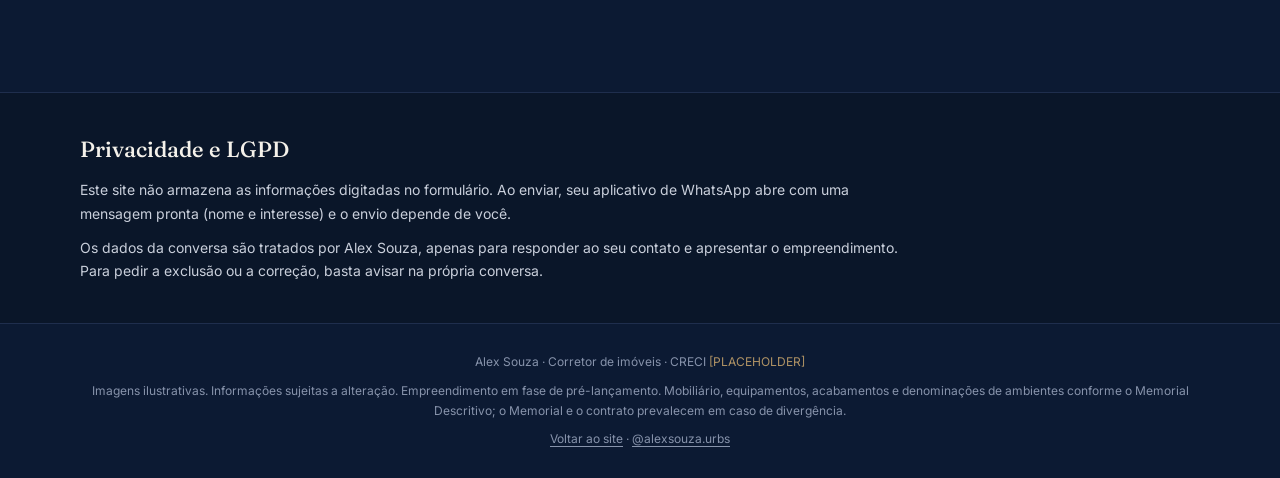
<file: city-code-ricardo-paranhos.html>
<!doctype html>
<html lang="pt-BR">
<head>
<meta charset="utf-8">
<meta name="viewport" content="width=device-width, initial-scale=1">
<title>City Code Ricardo Paranhos · Pré-lançamento no Setor Marista | Alex Souza</title>
<meta name="description" content="Pré-lançamento no Setor Marista, Goiânia: torre de 28 pavimentos com 321 unidades de 19 a 55 m². Entre na lista de interessados e fale com o corretor Alex Souza.">
<meta name="theme-color" content="#0C1A33">
<!-- DOMÍNIO: ainda não definido. Quando confirmado, descomente e ajuste:
<link rel="canonical" href="https://[DOMÍNIO]/city-code-ricardo-paranhos">
<meta property="og:url" content="https://[DOMÍNIO]/city-code-ricardo-paranhos">
<meta property="og:image" content="https://[DOMÍNIO]/assets/alex-retrato.jpg">
-->
<meta property="og:type" content="website">
<meta property="og:locale" content="pt_BR">
<meta property="og:title" content="City Code Ricardo Paranhos · Pré-lançamento no Setor Marista">
<meta property="og:description" content="Entre na lista de interessados e receba as condições antes da abertura de vendas.">

<link rel="preconnect" href="https://fonts.googleapis.com">
<link rel="preconnect" href="https://fonts.gstatic.com" crossorigin>
<link href="https://fonts.googleapis.com/css2?family=Fraunces:opsz,wght@9..144,400;9..144,500;9..144,600&family=Inter:wght@400;500;600&display=swap" rel="stylesheet">
<link rel="stylesheet" href="css/style.css">

<script type="application/ld+json">
{
  "@context": "https://schema.org",
  "@type": "RealEstateAgent",
  "name": "Alex Souza",
  "telephone": "+55-62-99128-7785",
  "areaServed": "Setor Marista, Goiânia",
  "sameAs": ["https://www.instagram.com/alexsouza.urbs"]
}
</script>
</head>
<body id="topo">
<a class="skip" href="#conteudo">Ir para o conteúdo</a>

<header class="top">
  <div class="wrap">
    <a class="brand" href="index.html" aria-label="Alex Souza, página inicial">
      <b>Alex Souza</b>
      <span>Imóveis · Goiânia</span>
    </a>
    <nav class="nav" aria-label="Principal">
      <a href="#diferenciais">Diferenciais</a>
      <a href="#tipologias">Tipologias</a>
      <a href="index.html">← Voltar ao site</a>
      <a class="btn btn-ghost" href="#lista">Entrar na lista</a>
    </nav>
  </div>
</header>

<main id="conteudo">

  <!-- HERO -->
  <section class="wrap hero" aria-labelledby="titulo-hero" style="align-items:stretch">
    <div class="hero-copy" style="justify-content:center">
      <span class="eyebrow">Pré-lançamento · Setor Marista, Goiânia</span>
      <h1 class="h1" id="titulo-hero">Seu studio no Marista, na hora certa.</h1>
      <p class="lead">Torre única de 28 pavimentos, com unidades de 19 a 55 m², lazer completo e rooftop. Entre na lista de interessados e receba as condições antes da abertura de vendas.</p>
      <div class="cta-row">
        <a class="btn btn-solid" href="#lista">Entrar na lista</a>
        <a class="btn btn-line" href="#tipologias">Ver tipologias</a>
      </div>
    </div>
    <!-- Espaço reservado para a perspectiva da fachada: só entra com autorização da incorporadora e sem logos. -->
    <aside class="panel" aria-label="Resumo do pré-lançamento">
      <span class="k">City Code Ricardo Paranhos</span>
      <span class="big">Setor Marista</span>
      <span class="meta">Vendas previstas para 24 e 25/11/2026.<!-- Entrega prevista: a confirmar com a incorporadora. --></span>
    </aside>
  </section>

  <!-- NÚMEROS -->
  <div class="stats">
    <div class="wrap">
      <div class="stat"><b>28</b><span>pavimentos, torre única</span></div>
      <div class="stat"><b>321</b><span>unidades</span></div>
      <div class="stat"><b>19–55 m²</b><span>studios, 1 suíte e 2 quartos</span></div>
      <div class="stat"><b>26º</b><span>andar com rooftop, piscina climatizada e academia</span></div>
    </div>
  </div>

  <!-- A LEITURA DO ALEX -->
  <section class="wrap section" aria-labelledby="titulo-leitura">
    <div class="stack" style="gap:16px;max-width:660px">
      <span class="eyebrow">A leitura do Alex</span>
      <h2 class="h2" id="titulo-leitura">Por que olhar este lançamento com atenção.</h2>
    </div>
    <div class="grid grid-3" style="margin-top:48px">
      <article class="card" style="padding:28px">
        <h3 style="font-size:18px">Localização</h3>
        <!-- RASCUNHO: validar com o Alex. -->
        <p>O Setor Marista reúne comércio, serviços e vida urbana a poucos passos, e atrai quem busca praticidade para morar ou alugar.</p>
      </article>
      <article class="card" style="padding:28px">
        <h3 style="font-size:18px">Produto</h3>
        <p>Metragens compactas e lazer que o morador usa no dia a dia: coworking, lavanderia compartilhada, pet place e academia. Perfil pensado para locação e para uso próprio.</p>
      </article>
      <article class="card" style="padding:28px">
        <h3 style="font-size:18px">Cuidados antes de comprar</h3>
        <!-- RASCUNHO: validar com o Alex. -->
        <p>Antes de qualquer reserva, o Alex revisa com você prazo, documentação e condições, em linguagem simples, com base no Memorial Descritivo e no contrato.</p>
      </article>
    </div>
  </section>

  <!-- DIFERENCIAIS -->
  <section id="diferenciais" class="alt" aria-labelledby="titulo-dif">
    <div class="wrap section">
      <div class="stack" style="gap:16px;max-width:660px">
        <span class="eyebrow">Diferenciais do projeto</span>
        <h2 class="h2" id="titulo-dif">Lazer em dois andares e segurança na entrada.</h2>
      </div>
      <div class="feat-list">
        <div class="feat"><b>Rooftop no 26º andar</b><span>Piscina climatizada com deck molhado, academia climatizada e sauna úmida.</span></div>
        <div class="feat"><b>Lazer no 3º andar</b><span>Salão de festas com varanda e fire pit, gourmet climatizado, playground e pet place.</span></div>
        <div class="feat"><b>Trabalho e conveniência</b><span>Code Working com salas de reunião e baias, lavanderia compartilhada e espaço de conveniência (sugestão de uso).</span></div>
        <div class="feat"><b>Acesso e segurança</b><span>Smart Access com reconhecimento facial, guarda-entregas, lockers e câmeras de vigilância.</span></div>
        <div class="feat"><b>Assinaturas do projeto</b><span>Interiores, paisagismo e luminotécnico assinados por escritórios especializados.</span></div>
        <div class="feat"><b>Áreas comuns</b><span>Entregues mobiliadas e decoradas, conforme o Memorial Descritivo.</span></div>
      </div>
    </div>
  </section>

  <!-- TIPOLOGIAS -->
  <section id="tipologias" class="light" aria-labelledby="titulo-tipo">
    <div class="wrap section">
      <span class="eyebrow">Tipologias</span>
      <h2 class="h2" id="titulo-tipo" style="margin:16px 0 48px">Quatro formatos para morar ou investir.</h2>
      <div class="grid grid-4">
        <div class="unit"><span class="m">19 m²</span><b>Up Studio</b><span>Menor metragem do projeto.</span></div>
        <div class="unit"><span class="m">27 m²</span><b>Code Studio</b><span>Studio compacto.</span></div>
        <div class="unit"><span class="m">32 m²</span><b>1 suíte</b><span>Apartamento de 1 suíte.</span></div>
        <div class="unit"><span class="m">52–56 m²</span><b>2 quartos</b><span>Com suíte ou com lavabo, conforme o final.</span></div>
      </div>
      <p class="note-dark">Valores e condições de pagamento são apresentados pessoalmente pelo Alex a quem entrar na lista. Metragens aproximadas; confirmar no material oficial e no Memorial Descritivo.</p>
    </div>
  </section>

  <!-- LISTA -->
  <section id="lista" class="wrap section" aria-labelledby="titulo-lista">
    <div class="lista">
      <div class="lista-copy">
        <h2 class="h2" id="titulo-lista">Receba as condições antes da abertura.</h2>
        <p class="lead" style="font-size:16px">Preencha abaixo e o seu WhatsApp abrirá com uma mensagem pronta para o Alex. Ele fala com você pessoalmente, tira dúvidas e explica o processo de reserva.</p>
      </div>

      <form class="form" id="form-lista" novalidate>
        <label class="field">Nome
          <input type="text" name="nome" autocomplete="name" required aria-describedby="err-nome">
          <span class="err" id="err-nome" role="alert"></span>
        </label>
        <label class="field">Seu interesse
          <select name="interesse">
            <option value="">Selecione (opcional)</option>
            <option value="morar">Morar</option>
            <option value="investir">Investir</option>
            <option value="morar e investir">Morar e investir</option>
          </select>
        </label>
        <label class="consent">
          <input type="checkbox" name="consentimento" aria-describedby="err-consent">
          <span>Autorizo o Alex Souza a entrar em contato comigo por WhatsApp sobre este empreendimento. Meus dados serão usados só para esse contato, conforme a LGPD (<a href="#privacidade">saiba mais</a>).</span>
        </label>
        <span class="err" id="err-consent" role="alert" style="color:#E7A3AE;font-size:12px"></span>
        <button class="btn btn-solid" type="submit">Quero entrar na lista</button>
        <p class="legal">Imagens ilustrativas. Informações sujeitas a alteração. Empreendimento em fase de pré-lançamento.</p>
        <noscript>
          <p class="form-fallback">Sem JavaScript? <a href="https://wa.me/5562991287785?text=Ol%C3%A1%2C%20Alex!%20Quero%20entrar%20na%20lista%20de%20interessados%20do%20City%20Code%20Ricardo%20Paranhos." target="_blank" rel="noopener">Chame o Alex direto no WhatsApp</a>.</p>
        </noscript>
      </form>
    </div>
  </section>

  <!-- PRIVACIDADE -->
  <section id="privacidade" class="privacy" aria-labelledby="titulo-priv">
    <div class="wrap">
      <h2 id="titulo-priv">Privacidade e LGPD</h2>
      <p>Este site não armazena as informações digitadas no formulário. Ao enviar, seu aplicativo de WhatsApp abre com uma mensagem pronta (nome e interesse) e o envio depende de você.</p>
      <p>Os dados da conversa são tratados por Alex Souza, apenas para responder ao seu contato e apresentar o empreendimento. Para pedir a exclusão ou a correção, basta avisar na própria conversa.</p>
    </div>
  </section>
</main>

<footer class="foot">
  <div class="wrap">
    <p>Alex Souza · Corretor de imóveis · CRECI <span class="ph">[PLACEHOLDER]</span></p>
    <p>Imagens ilustrativas. Informações sujeitas a alteração. Empreendimento em fase de pré-lançamento. Mobiliário, equipamentos, acabamentos e denominações de ambientes conforme o Memorial Descritivo; o Memorial e o contrato prevalecem em caso de divergência.</p>
    <!-- Incluir texto legal e registro de incorporação validados pela incorporadora. -->
    <p><a href="index.html">Voltar ao site</a> · <a href="https://www.instagram.com/alexsouza.urbs" target="_blank" rel="noopener">@alexsouza.urbs</a></p>
  </div>
</footer>

<script src="js/main.js"></script>
</body>
</html>
</file>
<file: _antigo/css/style.css>
/* Alex Souza · Imóveis — estilos compartilhados
   Identidade: azul-marinho #0C1A33 · off-white #F4F1EA · bronze #C2A06A · bordô #7A1F2E (pontual)
   Títulos: Fraunces · Texto: Inter */

:root{
  --navy:#0C1A33;
  --navy-2:#0A1629;
  --navy-line:#1F2E4D;
  --navy-edge:#3A4A6B;
  --paper:#F4F1EA;
  --bronze:#C2A06A;
  --bronze-ink:#7A5B2E;   /* bronze escuro: texto sobre fundo claro (contraste AA) */
  --wine:#7A1F2E;
  --text-soft:#C9CFDB;
  --text-mute:#9AA6BD;
  --ink-soft:#55607A;
  --serif:'Fraunces',Georgia,serif;
  --sans:'Inter',system-ui,-apple-system,'Segoe UI',sans-serif;
  --wrap:1200px;
}

*,*::before,*::after{box-sizing:border-box}
html{scroll-behavior:smooth;-webkit-text-size-adjust:100%}
body{margin:0;background:var(--navy);color:var(--paper);font-family:var(--sans);line-height:1.5;-webkit-font-smoothing:antialiased}
img{max-width:100%;height:auto;display:block}
a{color:inherit;text-decoration:none}
h1,h2,h3,p{margin:0}
:focus-visible{outline:2px solid var(--bronze);outline-offset:3px}
.skip{position:absolute;left:-999px;top:8px;background:var(--bronze);color:var(--navy);padding:10px 16px;z-index:100;font-weight:600}
.skip:focus{left:8px}

.wrap{max-width:var(--wrap);margin:0 auto;padding-left:clamp(20px,4vw,40px);padding-right:clamp(20px,4vw,40px)}
.section{padding-top:clamp(64px,9vw,104px);padding-bottom:clamp(64px,9vw,104px)}
.eyebrow{font-size:12px;letter-spacing:.28em;text-transform:uppercase;color:var(--bronze)}
.h1{font-family:var(--serif);font-weight:500;font-size:clamp(36px,6vw,64px);line-height:1.05;letter-spacing:-.01em}
.h2{font-family:var(--serif);font-weight:500;font-size:clamp(30px,4.4vw,44px);line-height:1.1}
.lead{font-size:clamp(16px,1.6vw,18px);line-height:1.6;color:var(--text-soft)}
.stack{display:flex;flex-direction:column}

/* Botões */
.btn{display:inline-flex;align-items:center;justify-content:center;min-height:48px;padding:14px 28px;border-radius:2px;font-weight:600;font-size:15px;font-family:inherit;cursor:pointer;border:1px solid transparent;transition:transform .15s ease,background .15s ease,border-color .15s ease}
.btn-solid{background:var(--bronze);color:var(--navy)}
.btn-solid:hover{background:#D1B07C}
.btn-line{border-color:var(--navy-edge);color:var(--paper)}
.btn-line:hover{border-color:var(--bronze)}
.btn-ghost{border-color:var(--bronze);color:var(--bronze);font-weight:500;padding:12px 22px}
.btn-ghost:hover{background:rgba(194,160,106,.1)}

/* Topo */
.top{position:sticky;top:0;z-index:50;background:rgba(12,26,51,.92);backdrop-filter:blur(8px);border-bottom:1px solid rgba(31,46,77,.7)}
.top .wrap{display:flex;align-items:center;justify-content:space-between;gap:16px;padding-top:18px;padding-bottom:18px}
.brand{display:flex;flex-direction:column;gap:2px}
.brand b{font-family:var(--serif);font-size:26px;letter-spacing:.02em;font-weight:500;line-height:1.1}
.brand span{font-size:11px;letter-spacing:.28em;text-transform:uppercase;color:var(--bronze)}
.nav{display:flex;align-items:center;gap:28px;font-size:14px;color:var(--text-soft)}
.nav a:not(.btn){min-height:44px;display:inline-flex;align-items:center}
.nav a:not(.btn):hover{color:var(--paper)}
@media (max-width:860px){.nav a:not(.btn){display:none}.brand b{font-size:22px}.btn-ghost{padding:10px 16px;font-size:14px}}

/* Hero */
.hero{display:flex;flex-wrap:wrap;gap:clamp(32px,5vw,56px);align-items:center;padding-top:clamp(32px,5vw,56px);padding-bottom:clamp(56px,8vw,88px)}
.hero-copy{flex:1 1 480px;min-width:0;display:flex;flex-direction:column;gap:28px}
.hero-copy .lead{max-width:540px}
.cta-row{display:flex;flex-wrap:wrap;gap:14px;margin-top:6px}
.hero-media{flex:1 1 360px;min-width:0;display:flex;justify-content:center}
.portrait{position:relative;width:100%;max-width:440px;isolation:isolate}
.portrait img{width:100%;aspect-ratio:4/5;height:auto;object-fit:cover;object-position:center 20%;border-radius:2px}
.portrait::after{content:"";position:absolute;inset:14px -14px -14px 14px;border:1px solid var(--bronze);border-radius:2px;z-index:-1;opacity:.55}
.portrait-tag{position:absolute;left:-20px;bottom:28px;background:var(--paper);color:var(--navy);padding:14px 20px;border-radius:2px;font-size:13px;line-height:1.4;max-width:230px}
.portrait-tag b{font-weight:600}
@media (max-width:560px){.portrait-tag{left:12px}}

/* Faixa de credenciais */
.band{border-top:1px solid var(--navy-line);border-bottom:1px solid var(--navy-line);background:var(--navy-2)}
.band .wrap{padding-top:26px;padding-bottom:26px;display:flex;flex-wrap:wrap;gap:20px 56px;justify-content:space-between;font-size:14px;color:var(--text-mute)}
.ph{color:var(--bronze);opacity:.9}   /* [PLACEHOLDER] visível para o time preencher */

/* Cards */
.grid{display:grid;gap:24px}
.grid-3{grid-template-columns:repeat(auto-fit,minmax(260px,1fr))}
.grid-4{grid-template-columns:repeat(auto-fit,minmax(220px,1fr))}
.card{padding:32px;border:1px solid var(--navy-line);border-radius:2px;display:flex;flex-direction:column;gap:14px}
.card .num{font-family:var(--serif);font-size:36px;color:var(--bronze);line-height:1}
.card h3{font-size:20px;font-weight:600}
.card p{font-size:15px;line-height:1.65;color:var(--text-soft)}

/* Seção clara */
.light{background:var(--paper);color:var(--navy)}
.light .eyebrow{color:var(--bronze-ink)}
.tile{background:#fff;padding:28px;border-radius:2px;display:flex;flex-direction:column;gap:12px;min-height:200px}
.tile .eyebrow{font-size:12px;letter-spacing:.2em;color:var(--bronze-ink)}
.tile h3{font-family:var(--serif);font-weight:500;font-size:24px;line-height:1.2}
.tile .soon{margin-top:auto;font-size:14px;color:var(--ink-soft)}
.link-u{font-size:15px;font-weight:600;border-bottom:1px solid var(--navy);padding-bottom:4px}

/* Destaque do lançamento */
.feature{border:1px solid var(--bronze);border-radius:2px;padding:clamp(28px,5vw,56px);display:flex;flex-wrap:wrap;gap:40px;align-items:center;justify-content:space-between}
.feature-copy{flex:1 1 440px;min-width:0;display:flex;flex-direction:column;gap:18px}
.feature h2{font-family:var(--serif);font-weight:500;font-size:clamp(28px,4vw,40px);line-height:1.1}

/* Sobre */
.about{background:var(--navy-2)}
.about .wrap{display:flex;flex-wrap:wrap;gap:clamp(32px,6vw,64px);align-items:center}
.about-img{flex:1 1 360px;min-width:0}
.about-img img{width:100%;aspect-ratio:4/5;height:auto;object-fit:cover;object-position:center 30%;border-radius:2px}
.about-copy{flex:1 1 440px;min-width:0;display:flex;flex-direction:column;gap:20px}
.about-copy p{font-size:16px;line-height:1.7;color:var(--text-soft)}

/* Contato final */
.closing{display:flex;flex-direction:column;align-items:center;text-align:center;gap:24px}
.closing .h2{font-size:clamp(32px,5vw,48px);max-width:720px}
.closing p{max-width:520px}
.small{font-size:14px;color:var(--text-mute)}

/* Rodapé */
.foot{border-top:1px solid var(--navy-line);padding:28px 0;font-size:12px;line-height:1.7;color:#8793AB;text-align:center}
.foot p+p{margin-top:8px}
.foot a{text-decoration:underline;text-underline-offset:3px}

/* ---- City Code RP ---- */
.stats{border-top:1px solid var(--navy-line);border-bottom:1px solid var(--navy-line);background:var(--navy-2)}
.stats .wrap{padding-top:40px;padding-bottom:40px;display:grid;grid-template-columns:repeat(auto-fit,minmax(190px,1fr));gap:32px}
.stat b{display:block;font-family:var(--serif);font-weight:500;font-size:clamp(34px,4vw,44px);color:var(--bronze);line-height:1}
.stat span{display:block;font-size:14px;color:var(--text-mute);margin-top:8px}

.alt{background:var(--navy-2);border-top:1px solid var(--navy-line);border-bottom:1px solid var(--navy-line)}
.panel{flex:1 1 400px;min-width:0;min-height:380px;border:1px solid var(--navy-line);background:linear-gradient(160deg,#10224A 0%,#0A1629 100%);border-radius:2px;padding:clamp(28px,4vw,44px);display:flex;flex-direction:column;justify-content:flex-end;gap:14px;position:relative}
.panel::before{content:"";position:absolute;left:0;top:0;width:64px;height:3px;background:var(--bronze)}
.panel .k{font-size:12px;letter-spacing:.28em;text-transform:uppercase;color:var(--bronze)}
.panel .big{font-family:var(--serif);font-size:clamp(30px,4vw,44px);line-height:1.1}
.panel .meta{font-size:14px;color:var(--text-soft);line-height:1.6}
/* Perspectivas/plantas: entram aqui só com autorização da incorporadora e sem logos. */

.feat-list{display:grid;grid-template-columns:repeat(auto-fit,minmax(280px,1fr));gap:20px;margin-top:48px}
.feat{border-left:2px solid var(--bronze);padding:4px 0 4px 20px}
.feat b{display:block;font-weight:600;font-size:17px;margin-bottom:6px}
.feat span{font-size:14.5px;line-height:1.65;color:var(--text-soft)}

.unit{background:#fff;padding:28px;border-radius:2px;display:flex;flex-direction:column;gap:8px}
.unit .m{font-family:var(--serif);font-size:34px;color:var(--bronze-ink);line-height:1.1}
.unit b{font-weight:600}
.unit span{font-size:14px;color:var(--ink-soft)}
.note-dark{margin-top:32px;font-size:13px;line-height:1.6;color:var(--ink-soft)}

/* Formulário */
.lista{display:flex;flex-wrap:wrap;gap:clamp(32px,5vw,56px);align-items:flex-start}
.lista-copy{flex:1 1 400px;min-width:0;display:flex;flex-direction:column;gap:18px}
.form{flex:1 1 380px;min-width:0;display:flex;flex-direction:column;gap:16px}
.field{display:flex;flex-direction:column;gap:6px;font-size:13px;color:var(--text-soft)}
.field input,.field select{height:50px;padding:0 14px;background:var(--navy-2);border:1px solid var(--navy-edge);border-radius:2px;color:var(--paper);font-size:16px;font-family:inherit;width:100%}
.field select{appearance:none;background-image:linear-gradient(45deg,transparent 50%,var(--bronze) 50%),linear-gradient(135deg,var(--bronze) 50%,transparent 50%);background-position:calc(100% - 20px) 22px,calc(100% - 14px) 22px;background-size:6px 6px;background-repeat:no-repeat}
.field input:focus,.field select:focus{border-color:var(--bronze);outline:none}
.field .err{color:#E7A3AE;font-size:12px;min-height:0}
.consent{display:flex;gap:12px;align-items:flex-start;font-size:13px;line-height:1.55;color:var(--text-soft)}
.consent input{width:20px;height:20px;margin-top:2px;accent-color:var(--bronze);flex:none}
.consent a{text-decoration:underline;text-underline-offset:3px}
.form .btn{height:54px}
.legal{font-size:12px;line-height:1.6;color:#8793AB}
.form-fallback{font-size:13px;color:var(--text-mute)}
.form-fallback a{color:var(--bronze);text-decoration:underline;text-underline-offset:3px}

/* LGPD (aviso curto na página) */
.privacy{background:var(--navy-2);border-top:1px solid var(--navy-line)}
.privacy .wrap{padding-top:40px;padding-bottom:40px}
.privacy h2{font-family:var(--serif);font-weight:500;font-size:22px;margin-bottom:12px}
.privacy p{font-size:14px;line-height:1.7;color:var(--text-soft);max-width:820px}
.privacy p+p{margin-top:10px}

@media (prefers-reduced-motion:reduce){html{scroll-behavior:auto}.btn{transition:none}}
</file>
<file: assets/css/style.css>
/* Alex Souza · Imóveis — v4
   Identidade: floresta #0C1E0E · verde-médio #1A3D1D · off-white #F2EEE5 · âmbar #BF8A3A · erro #C0392B
   Títulos: Fraunces 300 · Texto: Inter 300/400 · hairlines de 1px · raio máx. 2px */

@font-face{font-family:'Fraunces';src:url('../fonts/fraunces.woff2') format('woff2');font-weight:100 900;font-style:normal;font-display:swap}
@font-face{font-family:'Inter';src:url('../fonts/inter.woff2') format('woff2');font-weight:100 900;font-style:normal;font-display:swap}

:root{
  --navy:#0C1E0E; --navy-deep:#081508; --blue:#1A3D1D;
  --paper:#F2EEE5; --white:#F8F6F0;
  --bronze:#BF8A3A; --bronze-ink:#8C5F1A; --wine:#C0392B;
  --on-dark:#E8F0E9; --on-dark-soft:#A0B4B0; --on-dark-mute:#6A9872;
  --on-light:#0C1E0E; --on-light-soft:#3A5E42;
  --hair-d:rgba(255,255,255,.14); --hair-l:rgba(12,30,14,.14);
  --serif:'Fraunces',Georgia,'Times New Roman',serif;
  --sans:'Inter',system-ui,-apple-system,'Segoe UI',sans-serif;
  --wrap:1240px; --gut:clamp(20px,5vw,48px);
  --sec:clamp(76px,11vw,150px);
  --edge:max(var(--gut),calc((100vw - var(--wrap))/2 + var(--gut)));
}

*,*::before,*::after{box-sizing:border-box}
html{scroll-behavior:smooth;-webkit-text-size-adjust:100%;scroll-padding-top:84px;scroll-snap-type:y mandatory}
@media(max-width:760px){html{scroll-snap-type:none}}
body{margin:0;background:var(--navy);color:var(--on-dark);font-family:var(--sans);font-weight:300;font-size:17px;line-height:1.7;-webkit-font-smoothing:antialiased;overflow-x:hidden}
img{max-width:100%;height:auto;display:block}
a{color:inherit;text-decoration:none}
h1,h2,h3,p,figure,ul,ol{margin:0;padding:0}
ul,ol{list-style:none}
button,input{font:inherit;color:inherit}
button{cursor:pointer;background:none;border:0;padding:0}
:focus-visible{outline:2px solid var(--bronze);outline-offset:3px}
.on-light :focus-visible,.card :focus-visible{outline-color:var(--blue)}
[hidden]{display:none!important}
.sr{position:absolute;width:1px;height:1px;overflow:hidden;clip:rect(0 0 0 0);white-space:nowrap}
.skip{position:absolute;left:-999px;top:8px;background:var(--bronze);color:var(--navy);padding:10px 16px;z-index:200;font-weight:500}
.skip:focus{left:8px}

/* Base de layout */
.wrap{max-width:var(--wrap);margin:0 auto;padding-inline:var(--gut)}
.sec{padding-block:var(--sec);scroll-snap-align:start;min-height:100dvh;display:flex;flex-direction:column;justify-content:center}
.sec > .wrap{width:100%}
@media(max-width:760px){.sec{min-height:0;scroll-snap-align:none}}
.on-light{background:var(--paper);color:var(--on-light)}
.deep{background:var(--navy-deep)}

/* Tipografia */
.eyebrow{font-size:11.5px;font-weight:400;letter-spacing:.28em;text-transform:uppercase;color:var(--bronze);line-height:1.6}
.on-light .eyebrow,.card .eyebrow{color:var(--bronze-ink)}
.display,.title{font-family:var(--serif);font-weight:300;font-variation-settings:'opsz' 144;letter-spacing:-.018em;text-wrap:balance}
.display{font-size:clamp(40px,6.4vw,86px);line-height:1.03}
.title{font-size:clamp(32px,4.6vw,58px);line-height:1.08}
.display em,.title em{font-style:normal;color:var(--bronze)}
.on-light .title em{color:var(--bronze-ink)}
.lead{font-size:clamp(17px,1.5vw,19px);line-height:1.7;color:var(--on-dark-soft);max-width:34em}
.on-light .lead{color:var(--on-light-soft)}
.note{font-size:12px;line-height:1.65;color:var(--on-dark-mute);max-width:70em}
.on-light .note{color:var(--on-light-soft)}
.ph{color:var(--bronze)}
.on-light .ph,.card .ph{color:var(--bronze-ink)}
.head{display:grid;gap:20px;max-width:46em}

/* Botões e links */
.btn{display:inline-flex;align-items:center;justify-content:center;gap:10px;min-height:52px;padding:14px 30px;border:1px solid transparent;border-radius:2px;font-size:14.5px;font-weight:400;letter-spacing:.02em;transition:background .25s ease,border-color .25s ease,color .25s ease}
.btn-bronze{background:var(--bronze);color:var(--navy);font-weight:500}
.btn-bronze:hover{background:#8A5E18}
.btn-line{border-color:var(--hair-d);color:var(--on-dark)}
.btn-line:hover{border-color:var(--bronze);color:var(--bronze)}
.btn-navy{background:var(--navy);color:var(--paper)}
.btn-navy:hover{background:var(--blue)}
.btn-sm{min-height:44px;padding:10px 20px;font-size:13.5px}
.more{display:inline-flex;align-items:center;gap:12px;min-height:44px;font-size:14px;font-weight:400;letter-spacing:.04em;border-bottom:1px solid currentColor;padding-bottom:2px}
.more svg{transition:transform .3s ease}
.more:hover svg{transform:translateX(4px)}
.row{display:flex;flex-wrap:wrap;gap:14px}

/* Topo */
.top{position:sticky;top:0;z-index:60;background:rgba(12,30,14,.92);backdrop-filter:blur(10px);-webkit-backdrop-filter:blur(10px);border-bottom:1px solid var(--hair-d)}
.top .wrap{display:flex;align-items:center;justify-content:space-between;gap:20px;min-height:76px}
.brand{display:grid;gap:1px;line-height:1.1}
.brand b{font-family:var(--serif);font-weight:300;font-size:25px;letter-spacing:.01em;font-variation-settings:'opsz' 40}
.brand span{font-size:10px;font-weight:400;letter-spacing:.3em;text-transform:uppercase;color:var(--bronze)}
.nav{display:flex;align-items:center;gap:34px;font-size:13.5px;font-weight:400;letter-spacing:.03em;color:var(--on-dark-soft)}
.nav a:not(.btn){min-height:44px;display:inline-flex;align-items:center;transition:color .2s}
.nav a:not(.btn):hover{color:var(--on-dark)}
.menu-btn{display:none;min-height:44px;padding:0 4px;font-size:13px;letter-spacing:.14em;text-transform:uppercase;color:var(--on-dark-soft)}
@media (max-width:900px){
  .menu-btn{display:inline-flex;align-items:center}
  .nav{position:absolute;left:0;right:0;top:100%;flex-direction:column;align-items:stretch;gap:0;background:var(--navy);border-bottom:1px solid var(--hair-d);padding:8px var(--gut) 24px;display:none}
  .nav.open{display:flex}
  .nav a:not(.btn){min-height:52px;border-bottom:1px solid var(--hair-d);font-size:15px}
  .nav .btn{margin-top:20px}
}

/* Hero da home */
.hero{display:grid;grid-template-columns:minmax(0,7fr) minmax(0,5fr);gap:clamp(32px,6vw,88px);align-items:center;padding-block:clamp(40px,6vw,88px) clamp(64px,8vw,112px);scroll-snap-align:start;min-height:100dvh}
.hero-copy{display:grid;gap:30px;justify-items:start}
.portrait{position:relative}
.portrait .frame{aspect-ratio:4/5;overflow:hidden;border-radius:2px;background:var(--blue)}
.portrait img{width:100%;height:100%;object-fit:cover;object-position:center 18%}
.portrait figcaption{display:flex;justify-content:space-between;gap:16px;flex-wrap:wrap;margin-top:14px;padding-top:14px;border-top:1px solid var(--hair-d);font-size:12px;letter-spacing:.06em;color:var(--on-dark-mute)}
@media (max-width:860px){.hero{grid-template-columns:1fr}.portrait{max-width:440px}.hero-slider{max-width:440px}}

/* Hero slider */
.hero-slider{position:relative;aspect-ratio:4/5;overflow:hidden;border-radius:2px}
.hs-track{position:relative;height:100%}
.hs-slide{position:absolute;inset:0;opacity:0;transition:opacity .65s ease;pointer-events:none}
.hs-slide.is-active{opacity:1;pointer-events:auto}
.hs-visual{position:absolute;inset:0;width:100%;height:100%;aspect-ratio:unset!important;border-radius:0!important;overflow:hidden}
.hs-panel{position:absolute;inset:0;padding:clamp(20px,3vw,36px);display:flex;flex-direction:column;justify-content:flex-end;background:linear-gradient(to top,rgba(8,21,8,.92) 0%,rgba(8,21,8,.48) 50%,rgba(8,21,8,.06) 100%)}
.hs-eyebrow{font-size:10.5px;font-weight:400;letter-spacing:.26em;text-transform:uppercase;color:var(--bronze);margin-bottom:12px}
.hs-name{display:block;font-family:var(--serif);font-weight:300;font-size:clamp(24px,3vw,40px);line-height:1.06;letter-spacing:-.016em;color:var(--on-dark);margin-bottom:10px;font-variation-settings:'opsz' 60}
.hs-specs{display:flex;flex-direction:column;gap:4px;margin-bottom:20px;font-size:12.5px;color:var(--on-dark-mute);letter-spacing:.03em;padding:0;list-style:none}
.hs-specs li::before{content:"— "}
.hs-ctas{display:flex;flex-wrap:wrap;gap:10px}
.hs-tour svg{flex-shrink:0;margin-right:2px}
.hs-nav{position:absolute;inset:0;pointer-events:none}
.hs-arr{position:absolute;top:50%;transform:translateY(-50%);z-index:5;width:38px;height:38px;display:grid;place-items:center;border-radius:2px;background:rgba(8,21,8,.52);color:var(--on-dark);border:1px solid var(--hair-d);transition:background .25s;pointer-events:auto}
.hs-prev{left:12px}.hs-next{right:12px}
.hs-arr:hover{background:rgba(8,21,8,.82)}
.hs-dots{position:absolute;bottom:14px;left:50%;transform:translateX(-50%);display:flex;gap:8px;pointer-events:auto}
.hs-dot{width:28px;height:3px;border-radius:2px;background:rgba(255,255,255,.26);border:0;padding:0;transition:background .3s,width .3s;flex-shrink:0}
.hs-dot.is-active{background:var(--bronze);width:48px}

/* Vinheta de cantos (overlay fixo, sem bloquear cliques) */
body::after{content:'';position:fixed;inset:0;pointer-events:none;z-index:9999;background:radial-gradient(ellipse 150% 120% at 50% 50%,transparent 44%,rgba(0,0,0,.34) 100%)}

/* Mini-galeria no card de empreendimento */
.dev-gallery{position:relative;width:100%;height:100%}
.dev-gallery .shot{position:absolute;inset:0;width:100%;height:100%;opacity:0;transition:opacity .6s ease;border-radius:0;aspect-ratio:unset!important;object-fit:cover}
.dev-gallery .shot.dg-active{opacity:1}
.dg-arr{position:absolute;top:50%;transform:translateY(-50%);z-index:4;width:34px;height:34px;display:grid;place-items:center;background:rgba(8,21,8,.55);border:1px solid rgba(255,255,255,.18);border-radius:2px;color:var(--on-dark);transition:background .2s}
.dg-arr:hover{background:rgba(8,21,8,.85)}
.dg-prev{left:10px}.dg-next{right:10px}
.dg-dots{position:absolute;bottom:10px;left:50%;transform:translateX(-50%);display:flex;gap:7px;z-index:4}
.dg-dot{width:24px;height:2px;border-radius:1px;background:rgba(255,255,255,.28);border:0;padding:0;transition:background .3s,width .3s;flex-shrink:0}
.dg-dot.dg-active{background:var(--bronze);width:38px}
@media(max-width:760px){.dev-gallery{min-height:200px}}

/* Faixa de bairros */
.strip{border-block:1px solid var(--hair-d)}
.strip ul{display:flex;flex-wrap:wrap;justify-content:center;align-items:center;gap:10px clamp(20px,5vw,64px);padding-block:26px;font-family:var(--serif);font-weight:300;font-size:clamp(19px,2.2vw,26px);font-variation-settings:'opsz' 60;color:var(--on-dark-soft)}
.strip li+li::before{content:"";display:inline-block;width:5px;height:5px;border-radius:50%;background:var(--bronze);margin-right:clamp(20px,5vw,64px);vertical-align:middle}
@media (max-width:560px){.strip li+li::before{display:none}.strip ul{flex-direction:column;gap:4px}}

/* Blocos de imagem (placeholder elegante; trocar via data-src, sem mexer no layout) */
.shot{position:relative;overflow:hidden;border-radius:2px;background:
  repeating-linear-gradient(90deg,rgba(255,255,255,.04) 0 1px,transparent 1px 56px),
  repeating-linear-gradient(0deg,rgba(255,255,255,.025) 0 1px,transparent 1px 56px),
  linear-gradient(155deg,#1A3D1D 0%,#112814 45%,#0C1E0E 100%)}
.shot img{position:absolute;inset:0;width:100%;height:100%;object-fit:cover;transition:transform .9s ease}
.shot:hover img{transform:scale(1.03)}
.shot .wait{position:absolute;left:20px;bottom:18px;right:76px;font-size:10.5px;font-weight:400;letter-spacing:.22em;text-transform:uppercase;color:rgba(244,241,234,.72)}
.shot.has-img .wait{display:none}
.plus{position:absolute;right:16px;bottom:16px;width:44px;height:44px;display:grid;place-items:center;border:1px solid rgba(244,241,234,.5);border-radius:2px;color:var(--paper);background:rgba(12,30,14,.35);transition:background .25s,border-color .25s}
.plus:hover{background:var(--bronze);border-color:var(--bronze);color:var(--navy)}
.r-16x9{aspect-ratio:16/9}.r-4x3{aspect-ratio:4/3}.r-4x5{aspect-ratio:4/5}
figcaption.cap{display:flex;justify-content:space-between;gap:16px;flex-wrap:wrap;margin-top:14px;font-size:14px;color:var(--on-dark-soft)}
figcaption.cap small{font-size:11px;letter-spacing:.14em;text-transform:uppercase;color:var(--on-dark-mute)}
.on-light figcaption.cap{color:var(--on-light-soft)}
.on-light figcaption.cap small{color:var(--on-light-soft)}

/* Carrosséis */
.car-head{display:flex;flex-wrap:wrap;align-items:flex-end;justify-content:space-between;gap:28px;margin-bottom:clamp(36px,5vw,64px)}
.car-ui{display:flex;align-items:center;gap:18px}
.count{font-family:var(--serif);font-weight:300;font-size:18px;letter-spacing:.06em;min-width:74px;font-variant-numeric:tabular-nums}
.arrow{width:48px;height:48px;display:grid;place-items:center;border:1px solid var(--hair-d);border-radius:2px;transition:border-color .25s,color .25s,opacity .25s}
.on-light .arrow{border-color:var(--hair-l)}
.arrow:hover{border-color:var(--bronze);color:var(--bronze)}
.on-light .arrow:hover{border-color:var(--bronze-ink);color:var(--bronze-ink)}
.arrow[disabled]{opacity:.3;cursor:default}
.track{display:flex;gap:clamp(16px,2.4vw,32px);overflow-x:auto;scroll-snap-type:x mandatory;scroll-padding-inline:var(--edge);padding-inline:var(--edge);scrollbar-width:none;-webkit-overflow-scrolling:touch;cursor:grab}
.track::-webkit-scrollbar{display:none}
.track.drag{cursor:grabbing;scroll-snap-type:none;scroll-behavior:auto}
.track.drag *{pointer-events:none}
.slide{flex:none;scroll-snap-align:start}

/* Carrossel: empreendimentos */
.dev{width:min(1040px,86vw);display:grid;grid-template-columns:minmax(0,1.25fr) minmax(0,1fr);border:1px solid var(--hair-d);border-radius:2px}
.dev .shot{border-radius:0;min-height:100%;aspect-ratio:auto}
.dev-body{display:grid;gap:22px;align-content:center;justify-items:start;padding:clamp(24px,4vw,52px)}
.tag{display:inline-flex;align-items:center;gap:10px;font-size:11px;font-weight:400;letter-spacing:.22em;text-transform:uppercase;color:var(--bronze)}
.tag::before{content:"";width:22px;height:1px;background:currentColor}
.dev h3{font-family:var(--serif);font-weight:300;font-size:clamp(28px,3.2vw,40px);line-height:1.1;font-variation-settings:'opsz' 100;letter-spacing:-.01em}
.spec{width:100%;display:grid}
.spec div{display:flex;justify-content:space-between;gap:20px;padding:11px 0;border-top:1px solid var(--hair-d);font-size:14.5px}
.spec div:last-child{border-bottom:1px solid var(--hair-d)}
.spec dt{color:var(--on-dark-mute)}
.spec dd{margin:0;text-align:right}
@media (max-width:760px){.dev{grid-template-columns:1fr}.dev .shot{aspect-ratio:4/3;min-height:0}}

/* O jeito Alex — 3 colunas refinadas */
.jeito-intro{margin-bottom:clamp(32px,4vw,52px);max-width:64ch}
.jeito-intro .lead{margin-top:14px;font-size:16px;color:var(--on-light-soft);line-height:1.65}
.jeito-grid{display:grid;grid-template-columns:repeat(3,1fr);gap:0;border-top:1px solid var(--hair-l)}
.jeito-card{padding:clamp(24px,3vw,40px) clamp(16px,2.4vw,36px);border-right:1px solid var(--hair-l);display:flex;flex-direction:column;gap:0}
.jeito-card:last-child{border-right:0}
.jn{font-family:var(--serif);font-weight:200;font-size:clamp(28px,2.8vw,38px);line-height:1;color:var(--bronze-ink);font-variation-settings:'opsz' 100;margin-bottom:20px}
.jeito-card h3{font-family:var(--serif);font-weight:300;font-size:clamp(17px,1.6vw,21px);line-height:1.25;color:var(--on-light);margin-bottom:16px;font-variation-settings:'opsz' 60}
.jeito-card p{font-size:14px;color:var(--on-light-soft);line-height:1.7;margin-top:auto;padding-top:16px;border-top:1px solid var(--hair-l)}
@media(max-width:760px){.jeito-grid{grid-template-columns:1fr}.jeito-card{border-right:0;border-bottom:1px solid var(--hair-l)}.jeito-card:last-child{border-bottom:0}}

/* Conteúdo (Goiânia em análise) */
.post{width:min(380px,80vw);display:grid;gap:16px}
.post h3{font-family:var(--serif);font-weight:300;font-size:24px;line-height:1.2}

/* Sobre */
.about{display:grid;grid-template-columns:minmax(0,5fr) minmax(0,6fr);gap:clamp(32px,7vw,104px);align-items:center}
.about .frame{aspect-ratio:3/4;overflow:hidden;border-radius:2px;background:var(--blue)}
.about img{width:100%;height:100%;object-fit:cover;object-position:center top;transition:transform .9s ease}
.about .frame:hover img{transform:scale(1.03)}
.about-copy{display:grid;gap:24px}
.about-copy p{color:var(--on-dark-soft);max-width:34em}
.facts{display:grid;border-top:1px solid var(--hair-d);margin-top:8px}
.facts div{display:flex;justify-content:space-between;gap:20px;padding:13px 0;border-bottom:1px solid var(--hair-d);font-size:14.5px}
.facts dt{color:var(--on-dark-mute)}.facts dd{margin:0;text-align:right}
@media (max-width:860px){.about{grid-template-columns:1fr}.about .frame{max-width:440px}}

/* Formulário */
.card{background:var(--paper);color:var(--on-light);border-radius:2px;padding:clamp(24px,3vw,40px)}
.form{display:grid;gap:20px}
.form-title{font-family:var(--serif);font-weight:300;font-size:clamp(24px,2.4vw,30px);line-height:1.15;font-variation-settings:'opsz' 80}
.field{display:grid;gap:4px;font-size:11.5px;font-weight:400;letter-spacing:.16em;text-transform:uppercase;color:var(--on-light-soft)}
.field input{width:100%;height:46px;border:0;border-bottom:1px solid rgba(12,30,14,.30);border-radius:0;background:transparent;font-size:17px;font-weight:300;letter-spacing:0;text-transform:none;color:var(--on-light);padding:0}
.field input:focus{outline:none;border-bottom:2px solid var(--blue)}
.field input::placeholder{color:rgba(12,30,14,.38)}
fieldset{border:0;margin:0;padding:0;min-width:0}
legend{padding:0;margin-bottom:10px;font-size:11.5px;font-weight:400;letter-spacing:.16em;text-transform:uppercase;color:var(--on-light-soft)}
.chips{display:flex;flex-wrap:wrap;gap:8px}
.chips label{position:relative}
.chips input{position:absolute;opacity:0;inset:0;cursor:pointer}
.chips span{display:inline-flex;align-items:center;min-height:44px;padding:8px 18px;border:1px solid rgba(12,30,14,.28);border-radius:2px;font-size:14.5px;transition:background .2s,color .2s,border-color .2s}
.chips input:checked+span{background:var(--navy);border-color:var(--navy);color:var(--paper)}
.chips input:focus-visible+span{outline:2px solid var(--blue);outline-offset:2px}
.consent{display:flex;gap:12px;align-items:flex-start;font-size:13px;line-height:1.55;color:var(--on-light-soft)}
.consent input{flex:none;width:20px;height:20px;margin:1px 0 0;accent-color:var(--navy)}
.consent a{text-decoration:underline;text-underline-offset:3px}
.err{font-size:12.5px;color:var(--wine);letter-spacing:0;text-transform:none;min-height:0}
.form .btn{width:100%}
.fine{font-size:11.5px;line-height:1.6;color:var(--on-light-soft)}

/* Contato (home) */
.contact{display:grid;grid-template-columns:minmax(0,6fr) minmax(0,5fr);gap:clamp(32px,7vw,104px);align-items:start}
.contact-copy{display:grid;gap:26px;justify-items:start}
@media (max-width:860px){.contact{grid-template-columns:1fr}}

/* Hero de empreendimento */
.dhero{position:relative;isolation:isolate}
.dhero>.shot{position:absolute;inset:0;z-index:-2;border-radius:0}
.dhero::before{content:"";position:absolute;inset:0;z-index:-1;background:linear-gradient(90deg,rgba(8,21,8,.93) 0%,rgba(8,21,8,.65) 55%,rgba(8,21,8,.38) 100%)}
.dhero .wrap{display:grid;grid-template-columns:minmax(0,7fr) minmax(0,5fr);gap:clamp(32px,6vw,88px);align-items:center;padding-block:clamp(48px,7vw,104px)}
.dhero-copy{display:grid;gap:28px;justify-items:start}
.dhero .wait{left:var(--edge);bottom:20px}
@media (max-width:900px){.dhero .wrap{grid-template-columns:1fr}.dhero::before{background:rgba(8,21,8,.78)}}

/* Números */
.nums{display:grid;grid-template-columns:repeat(4,minmax(0,1fr));border-top:1px solid var(--hair-d)}
.num{padding:clamp(24px,3vw,40px) clamp(12px,2vw,28px) clamp(24px,3vw,40px) 0;border-bottom:1px solid var(--hair-d)}
.num b{display:block;font-family:var(--serif);font-weight:200;font-size:clamp(44px,5.6vw,76px);line-height:1;font-variation-settings:'opsz' 144;letter-spacing:-.02em}
.num b small{font-size:.32em;font-weight:300;letter-spacing:.02em;margin-left:6px;color:var(--bronze)}
.num span{display:block;margin-top:12px;font-size:14px;color:var(--on-dark-mute)}
@media (max-width:760px){.nums{grid-template-columns:repeat(2,minmax(0,1fr))}}

/* Conceito */
.split{display:grid;grid-template-columns:minmax(0,5fr) minmax(0,6fr);gap:clamp(32px,7vw,104px);align-items:center}
.split-copy{display:grid;gap:24px}
@media (max-width:860px){.split{grid-template-columns:1fr}}

/* Tipologias */
/* Tipologia slide com foto */
.unit{width:min(480px,88vw);display:grid;gap:0;align-content:start}
.unit-img{margin:0;position:relative;overflow:hidden;border-radius:2px}
.unit-img img{width:100%;height:clamp(260px,38vw,440px);object-fit:cover;display:block;transition:transform .9s ease}
.unit-img:hover img:first-child{transform:scale(1.03)}
.unit-img--duo{display:grid;grid-template-columns:1fr 1fr;gap:3px}
.unit-img--duo img{height:clamp(180px,24vw,300px)}
.unit-img figcaption{font-size:11px;color:var(--on-light-soft);padding:6px 0 0;letter-spacing:.06em;opacity:.7}
.unit-info{padding-top:24px;border-top:1px solid var(--hair-l);margin-top:16px;display:grid;gap:10px;align-content:start}
.unit .m{font-family:var(--serif);font-weight:200;font-size:clamp(64px,7vw,92px);line-height:.95;font-variation-settings:'opsz' 144;letter-spacing:-.02em}
.unit .m small{font-size:.3em;font-weight:300;margin-left:8px;color:var(--bronze-ink);letter-spacing:.02em}
.unit h3{font-family:var(--serif);font-weight:300;font-size:26px;line-height:1.2}
.unit p{font-size:15.5px;color:var(--on-light-soft)}
.unit .vaga{font-size:13px;padding-top:14px;border-top:1px solid var(--hair-l);color:var(--on-light)}
.unit .vaga b{font-weight:400;letter-spacing:.14em;text-transform:uppercase;font-size:11px;color:var(--bronze-ink);margin-right:8px}

/* Galeria */
.gal{width:min(980px,84vw)}

/* Localização */
.place{display:grid;grid-template-columns:minmax(0,6fr) minmax(0,5fr);gap:clamp(32px,7vw,104px);align-items:start}
.place-copy{display:grid;gap:24px}
.quote{border-left:1px solid var(--bronze);padding-left:24px;font-family:var(--serif);font-weight:300;font-size:clamp(20px,2vw,24px);line-height:1.45;color:var(--on-dark-soft)}
@media (max-width:860px){.place{grid-template-columns:1fr}}

/* Rodapé */
.foot{border-top:1px solid var(--hair-d);background:var(--navy-deep);padding-block:56px 96px}
.foot-grid{display:grid;grid-template-columns:minmax(0,4fr) minmax(0,7fr);gap:clamp(28px,6vw,88px)}
.foot .brand b{font-size:28px}
.foot p{font-size:12px;line-height:1.75;color:var(--on-dark-mute)}
.foot p+p{margin-top:10px}
.foot a{text-decoration:underline;text-underline-offset:3px}
.foot-id{display:grid;gap:18px;align-content:start}
@media (max-width:760px){.foot-grid{grid-template-columns:1fr}}

/* WhatsApp flutuante */
.wa{position:fixed;right:clamp(14px,2.4vw,28px);bottom:clamp(14px,2.4vw,28px);z-index:70;display:inline-flex;align-items:center;gap:10px;min-height:52px;padding:0 20px 0 16px;background:var(--navy);color:var(--paper);border:1px solid var(--bronze);border-radius:2px;font-size:13.5px;font-weight:400;letter-spacing:.03em;box-shadow:0 6px 24px rgba(4,10,22,.28);transition:background .25s,color .25s}
.wa:hover{background:var(--bronze);color:var(--navy)}
.wa svg{flex:none}
@media (max-width:560px){.wa span{display:none}.wa{padding:0;width:52px;justify-content:center}}

/* Lightbox */
.lb{position:fixed;inset:0;z-index:100;background:rgba(6,13,27,.96);display:grid;grid-template-rows:auto 1fr auto;padding:clamp(14px,3vw,36px);gap:16px}
.lb-top,.lb-bot{display:flex;align-items:center;justify-content:space-between;gap:16px;color:var(--on-dark-soft);font-size:14px}
.lb-stage{position:relative;min-height:0;display:grid;place-items:center}
.lb-stage .shot{width:min(100%,calc((100vh - 220px)*16/9));aspect-ratio:16/9}
.lb-stage img{position:static;width:100%;height:100%;object-fit:contain}
.lb .arrow{border-color:var(--hair-d);color:var(--paper)}

/* Revelar ao rolar */
.js [data-reveal]{opacity:0;transform:translateY(16px);transition:opacity .6s ease-out,transform .6s ease-out}
.js [data-reveal].in{opacity:1;transform:none}

@media (prefers-reduced-motion:reduce){
  html{scroll-behavior:auto}
  .js [data-reveal]{opacity:1;transform:none;transition:none}
  .shot img,.about img,.more svg,.btn{transition:none}
  .shot:hover img,.about .frame:hover img{transform:none}
  .track{scroll-behavior:auto}
}

/* Ajustes em seções claras */
.on-light .about-copy p{color:var(--on-light-soft)}
.on-light .about .frame{background:#DCE8DC}
.on-light .quote{color:var(--on-light-soft);border-left-color:var(--bronze-ink)}
.on-light .facts{border-top-color:var(--hair-l)}
.on-light .facts div{border-bottom-color:var(--hair-l)}
.on-light .facts dt{color:var(--on-light-soft)}
.dhero .display{font-size:clamp(38px,5.4vw,72px)}
.dhero .more{color:var(--on-dark)}
.unit-info{grid-template-rows:auto auto 1fr auto}
.unit .m{color:var(--on-light)}
.unit .vaga{align-self:end}
.foot a.brand{text-decoration:none}
</file>
<file: css/style.css>
/* Alex Souza · Imóveis — estilos compartilhados
   Identidade: azul-marinho #0C1A33 · off-white #F4F1EA · bronze #C2A06A · bordô #7A1F2E (pontual)
   Títulos: Fraunces · Texto: Inter */

:root{
  --navy:#0C1A33;
  --navy-2:#0A1629;
  --navy-line:#1F2E4D;
  --navy-edge:#3A4A6B;
  --paper:#F4F1EA;
  --bronze:#C2A06A;
  --bronze-ink:#7A5B2E;   /* bronze escuro: texto sobre fundo claro (contraste AA) */
  --wine:#7A1F2E;
  --text-soft:#C9CFDB;
  --text-mute:#9AA6BD;
  --ink-soft:#55607A;
  --serif:'Fraunces',Georgia,serif;
  --sans:'Inter',system-ui,-apple-system,'Segoe UI',sans-serif;
  --wrap:1200px;
}

*,*::before,*::after{box-sizing:border-box}
html{scroll-behavior:smooth;-webkit-text-size-adjust:100%}
body{margin:0;background:var(--navy);color:var(--paper);font-family:var(--sans);line-height:1.5;-webkit-font-smoothing:antialiased}
img{max-width:100%;height:auto;display:block}
a{color:inherit;text-decoration:none}
h1,h2,h3,p{margin:0}
:focus-visible{outline:2px solid var(--bronze);outline-offset:3px}
.skip{position:absolute;left:-999px;top:8px;background:var(--bronze);color:var(--navy);padding:10px 16px;z-index:100;font-weight:600}
.skip:focus{left:8px}

.wrap{max-width:var(--wrap);margin:0 auto;padding-left:clamp(20px,4vw,40px);padding-right:clamp(20px,4vw,40px)}
.section{padding-top:clamp(64px,9vw,104px);padding-bottom:clamp(64px,9vw,104px)}
.eyebrow{font-size:12px;letter-spacing:.28em;text-transform:uppercase;color:var(--bronze)}
.h1{font-family:var(--serif);font-weight:500;font-size:clamp(36px,6vw,64px);line-height:1.05;letter-spacing:-.01em}
.h2{font-family:var(--serif);font-weight:500;font-size:clamp(30px,4.4vw,44px);line-height:1.1}
.lead{font-size:clamp(16px,1.6vw,18px);line-height:1.6;color:var(--text-soft)}
.stack{display:flex;flex-direction:column}

/* Botões */
.btn{display:inline-flex;align-items:center;justify-content:center;min-height:48px;padding:14px 28px;border-radius:2px;font-weight:600;font-size:15px;font-family:inherit;cursor:pointer;border:1px solid transparent;transition:transform .15s ease,background .15s ease,border-color .15s ease}
.btn-solid{background:var(--bronze);color:var(--navy)}
.btn-solid:hover{background:#D1B07C}
.btn-line{border-color:var(--navy-edge);color:var(--paper)}
.btn-line:hover{border-color:var(--bronze)}
.btn-ghost{border-color:var(--bronze);color:var(--bronze);font-weight:500;padding:12px 22px}
.btn-ghost:hover{background:rgba(194,160,106,.1)}

/* Topo */
.top{position:sticky;top:0;z-index:50;background:rgba(12,26,51,.92);backdrop-filter:blur(8px);border-bottom:1px solid rgba(31,46,77,.7)}
.top .wrap{display:flex;align-items:center;justify-content:space-between;gap:16px;padding-top:18px;padding-bottom:18px}
.brand{display:flex;flex-direction:column;gap:2px}
.brand b{font-family:var(--serif);font-size:26px;letter-spacing:.02em;font-weight:500;line-height:1.1}
.brand span{font-size:11px;letter-spacing:.28em;text-transform:uppercase;color:var(--bronze)}
.nav{display:flex;align-items:center;gap:28px;font-size:14px;color:var(--text-soft)}
.nav a:not(.btn){min-height:44px;display:inline-flex;align-items:center}
.nav a:not(.btn):hover{color:var(--paper)}
@media (max-width:860px){.nav a:not(.btn){display:none}.brand b{font-size:22px}.btn-ghost{padding:10px 16px;font-size:14px}}

/* Hero */
.hero{display:flex;flex-wrap:wrap;gap:clamp(32px,5vw,56px);align-items:center;padding-top:clamp(32px,5vw,56px);padding-bottom:clamp(56px,8vw,88px)}
.hero-copy{flex:1 1 480px;min-width:0;display:flex;flex-direction:column;gap:28px}
.hero-copy .lead{max-width:540px}
.cta-row{display:flex;flex-wrap:wrap;gap:14px;margin-top:6px}
.hero-media{flex:1 1 360px;min-width:0;display:flex;justify-content:center}
.portrait{position:relative;width:100%;max-width:440px;isolation:isolate}
.portrait img{width:100%;aspect-ratio:4/5;height:auto;object-fit:cover;object-position:center 20%;border-radius:2px}
.portrait::after{content:"";position:absolute;inset:14px -14px -14px 14px;border:1px solid var(--bronze);border-radius:2px;z-index:-1;opacity:.55}
.portrait-tag{position:absolute;left:-20px;bottom:28px;background:var(--paper);color:var(--navy);padding:14px 20px;border-radius:2px;font-size:13px;line-height:1.4;max-width:230px}
.portrait-tag b{font-weight:600}
@media (max-width:560px){.portrait-tag{left:12px}}

/* Faixa de credenciais */
.band{border-top:1px solid var(--navy-line);border-bottom:1px solid var(--navy-line);background:var(--navy-2)}
.band .wrap{padding-top:26px;padding-bottom:26px;display:flex;flex-wrap:wrap;gap:20px 56px;justify-content:space-between;font-size:14px;color:var(--text-mute)}
.ph{color:var(--bronze);opacity:.9}   /* [PLACEHOLDER] visível para o time preencher */

/* Cards */
.grid{display:grid;gap:24px}
.grid-3{grid-template-columns:repeat(auto-fit,minmax(260px,1fr))}
.grid-4{grid-template-columns:repeat(auto-fit,minmax(220px,1fr))}
.card{padding:32px;border:1px solid var(--navy-line);border-radius:2px;display:flex;flex-direction:column;gap:14px}
.card .num{font-family:var(--serif);font-size:36px;color:var(--bronze);line-height:1}
.card h3{font-size:20px;font-weight:600}
.card p{font-size:15px;line-height:1.65;color:var(--text-soft)}

/* Seção clara */
.light{background:var(--paper);color:var(--navy)}
.light .eyebrow{color:var(--bronze-ink)}
.tile{background:#fff;padding:28px;border-radius:2px;display:flex;flex-direction:column;gap:12px;min-height:200px}
.tile .eyebrow{font-size:12px;letter-spacing:.2em;color:var(--bronze-ink)}
.tile h3{font-family:var(--serif);font-weight:500;font-size:24px;line-height:1.2}
.tile .soon{margin-top:auto;font-size:14px;color:var(--ink-soft)}
.link-u{font-size:15px;font-weight:600;border-bottom:1px solid var(--navy);padding-bottom:4px}

/* Destaque do lançamento */
.feature{border:1px solid var(--bronze);border-radius:2px;padding:clamp(28px,5vw,56px);display:flex;flex-wrap:wrap;gap:40px;align-items:center;justify-content:space-between}
.feature-copy{flex:1 1 440px;min-width:0;display:flex;flex-direction:column;gap:18px}
.feature h2{font-family:var(--serif);font-weight:500;font-size:clamp(28px,4vw,40px);line-height:1.1}

/* Sobre */
.about{background:var(--navy-2)}
.about .wrap{display:flex;flex-wrap:wrap;gap:clamp(32px,6vw,64px);align-items:center}
.about-img{flex:1 1 360px;min-width:0}
.about-img img{width:100%;aspect-ratio:4/5;height:auto;object-fit:cover;object-position:center 30%;border-radius:2px}
.about-copy{flex:1 1 440px;min-width:0;display:flex;flex-direction:column;gap:20px}
.about-copy p{font-size:16px;line-height:1.7;color:var(--text-soft)}

/* Contato final */
.closing{display:flex;flex-direction:column;align-items:center;text-align:center;gap:24px}
.closing .h2{font-size:clamp(32px,5vw,48px);max-width:720px}
.closing p{max-width:520px}
.small{font-size:14px;color:var(--text-mute)}

/* Rodapé */
.foot{border-top:1px solid var(--navy-line);padding:28px 0;font-size:12px;line-height:1.7;color:#8793AB;text-align:center}
.foot p+p{margin-top:8px}
.foot a{text-decoration:underline;text-underline-offset:3px}

/* ---- City Code RP ---- */
.stats{border-top:1px solid var(--navy-line);border-bottom:1px solid var(--navy-line);background:var(--navy-2)}
.stats .wrap{padding-top:40px;padding-bottom:40px;display:grid;grid-template-columns:repeat(auto-fit,minmax(190px,1fr));gap:32px}
.stat b{display:block;font-family:var(--serif);font-weight:500;font-size:clamp(34px,4vw,44px);color:var(--bronze);line-height:1}
.stat span{display:block;font-size:14px;color:var(--text-mute);margin-top:8px}

.alt{background:var(--navy-2);border-top:1px solid var(--navy-line);border-bottom:1px solid var(--navy-line)}
.panel{flex:1 1 400px;min-width:0;min-height:380px;border:1px solid var(--navy-line);background:linear-gradient(160deg,#10224A 0%,#0A1629 100%);border-radius:2px;padding:clamp(28px,4vw,44px);display:flex;flex-direction:column;justify-content:flex-end;gap:14px;position:relative}
.panel::before{content:"";position:absolute;left:0;top:0;width:64px;height:3px;background:var(--bronze)}
.panel .k{font-size:12px;letter-spacing:.28em;text-transform:uppercase;color:var(--bronze)}
.panel .big{font-family:var(--serif);font-size:clamp(30px,4vw,44px);line-height:1.1}
.panel .meta{font-size:14px;color:var(--text-soft);line-height:1.6}
/* Perspectivas/plantas: entram aqui só com autorização da incorporadora e sem logos. */

.feat-list{display:grid;grid-template-columns:repeat(auto-fit,minmax(280px,1fr));gap:20px;margin-top:48px}
.feat{border-left:2px solid var(--bronze);padding:4px 0 4px 20px}
.feat b{display:block;font-weight:600;font-size:17px;margin-bottom:6px}
.feat span{font-size:14.5px;line-height:1.65;color:var(--text-soft)}

.unit{background:#fff;padding:28px;border-radius:2px;display:flex;flex-direction:column;gap:8px}
.unit .m{font-family:var(--serif);font-size:34px;color:var(--bronze-ink);line-height:1.1}
.unit b{font-weight:600}
.unit span{font-size:14px;color:var(--ink-soft)}
.note-dark{margin-top:32px;font-size:13px;line-height:1.6;color:var(--ink-soft)}

/* Formulário */
.lista{display:flex;flex-wrap:wrap;gap:clamp(32px,5vw,56px);align-items:flex-start}
.lista-copy{flex:1 1 400px;min-width:0;display:flex;flex-direction:column;gap:18px}
.form{flex:1 1 380px;min-width:0;display:flex;flex-direction:column;gap:16px}
.field{display:flex;flex-direction:column;gap:6px;font-size:13px;color:var(--text-soft)}
.field input,.field select{height:50px;padding:0 14px;background:var(--navy-2);border:1px solid var(--navy-edge);border-radius:2px;color:var(--paper);font-size:16px;font-family:inherit;width:100%}
.field select{appearance:none;background-image:linear-gradient(45deg,transparent 50%,var(--bronze) 50%),linear-gradient(135deg,var(--bronze) 50%,transparent 50%);background-position:calc(100% - 20px) 22px,calc(100% - 14px) 22px;background-size:6px 6px;background-repeat:no-repeat}
.field input:focus,.field select:focus{border-color:var(--bronze);outline:none}
.field .err{color:#E7A3AE;font-size:12px;min-height:0}
.consent{display:flex;gap:12px;align-items:flex-start;font-size:13px;line-height:1.55;color:var(--text-soft)}
.consent input{width:20px;height:20px;margin-top:2px;accent-color:var(--bronze);flex:none}
.consent a{text-decoration:underline;text-underline-offset:3px}
.form .btn{height:54px}
.legal{font-size:12px;line-height:1.6;color:#8793AB}
.form-fallback{font-size:13px;color:var(--text-mute)}
.form-fallback a{color:var(--bronze);text-decoration:underline;text-underline-offset:3px}

/* LGPD (aviso curto na página) */
.privacy{background:var(--navy-2);border-top:1px solid var(--navy-line)}
.privacy .wrap{padding-top:40px;padding-bottom:40px}
.privacy h2{font-family:var(--serif);font-weight:500;font-size:22px;margin-bottom:12px}
.privacy p{font-size:14px;line-height:1.7;color:var(--text-soft);max-width:820px}
.privacy p+p{margin-top:10px}

@media (prefers-reduced-motion:reduce){html{scroll-behavior:auto}.btn{transition:none}}
</file>
